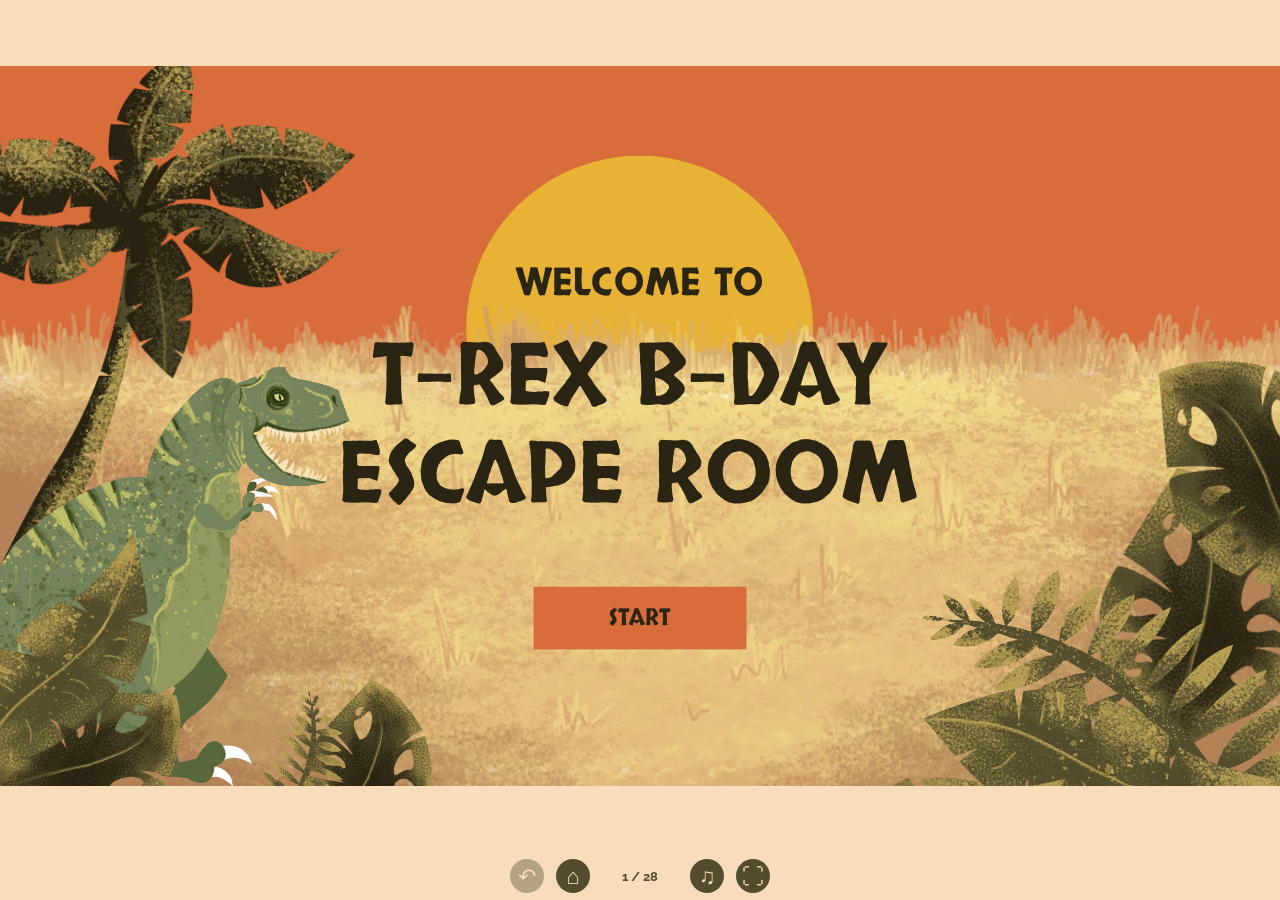
<file: index.html>
<!doctype html><html lang="nl"><head><meta charset="utf-8"><meta name="viewport" content="width=device-width,initial-scale=1"><title>T-rex B-day Escape Room</title><meta name="description" content="Piertje bij CERN: een tijdloze verjaardagsmissie en interactieve dinosaurus-escape-room."><link rel="stylesheet" href="fonts.css"><link rel="stylesheet" href="style.css?v=20261012-direct-keyboard"></head><body><main id="viewport" aria-label="Verjaardagsescape-room"><div id="stage"></div></main><nav id="controls" aria-label="Bediening"><button id="back" aria-label="Vorige pagina">↶</button><button id="home" aria-label="Terug naar start">⌂</button><span id="page" aria-live="polite"></span><button id="mute" aria-label="Geluid uitzetten">♫</button><button id="full" aria-label="Volledig scherm">⛶</button></nav><div id="overlay" hidden role="dialog" aria-modal="true" aria-label="Informatie"><button id="close" aria-label="Sluiten">×</button><div id="popup"></div></div><script src="data.js?v=20261012-direct-keyboard"></script><script src="widgets.js?v=20261012-direct-keyboard"></script><script src="app.js?v=20261012-direct-keyboard"></script></body></html>
</file>
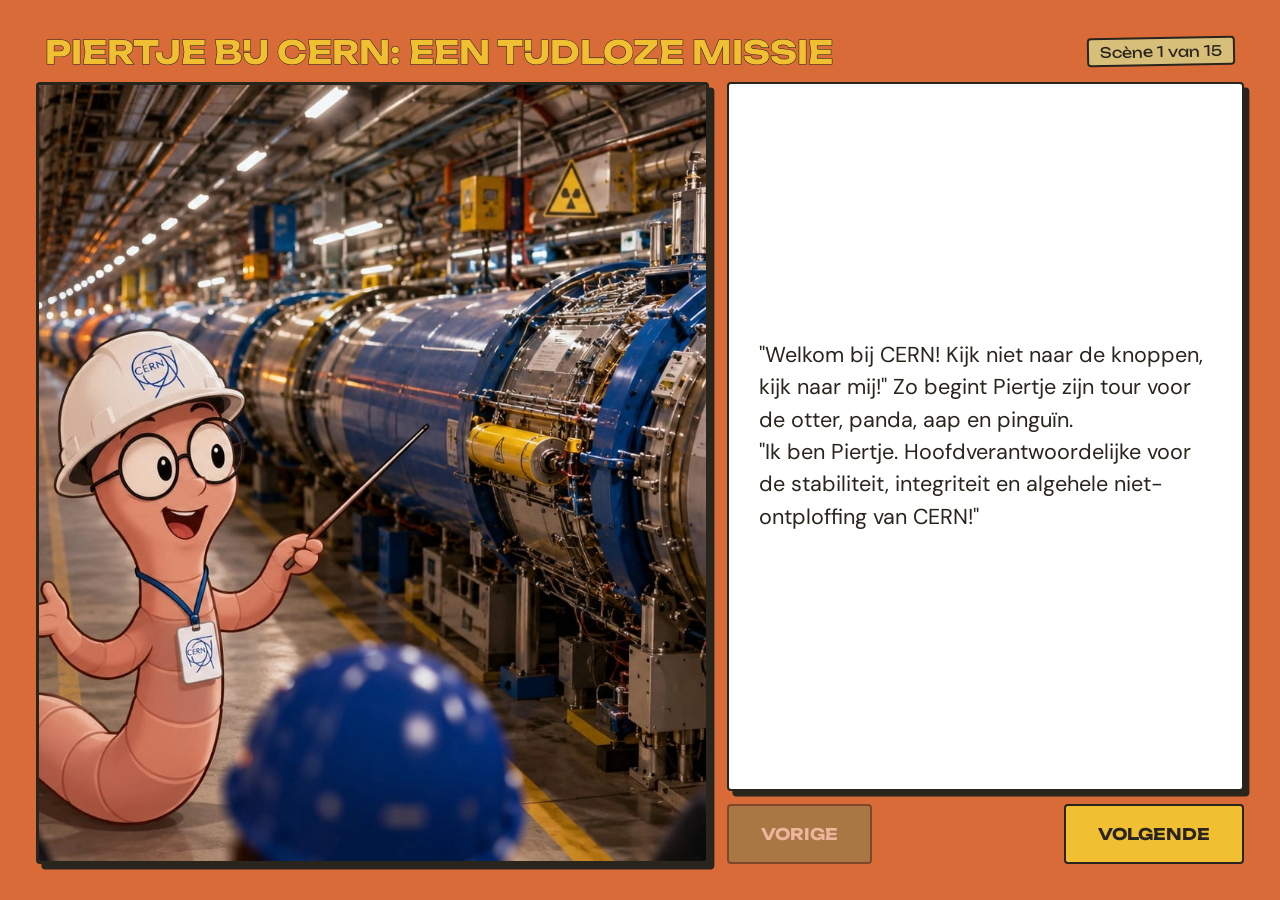
<file: widgets/4e1892bb-8c8f-4c8e-bd92-611ada0f5f49.html>
<!DOCTYPE html>
<html lang="nl">
<head><base href="../"><link rel="stylesheet" href="fonts.css"><script>window.WIDGET_ID="4e1892bb-8c8f-4c8e-bd92-611ada0f5f49"</script><script src="data.js"></script><script src="widget-bridge.js"></script>
  <meta charset="UTF-8">
  
  <style>
    :root {
      --u: min(1vw, 1vh);
      --bg: #D96B39;
      --panel: #D8BF79;
      --text: #29251D;
      --highlight: #F0BF32;
      --hotspot: #F3D99A;
      --font-title: var(--font-family-titleFont, 'Unbounded', sans-serif);
      --font-body: var(--font-family-bodyFont, 'DM Sans', sans-serif);
    }

    * {
      box-sizing: border-box;
      -webkit-tap-highlight-color: transparent;
    }

    html, body {
      margin: 0;
      padding: 0;
      height: 100vh;
      width: 100vw;
      overflow: hidden;
      background-color: var(--bg);
      color: var(--text);
      font-family: var(--font-body);
    }

    body {
      display: flex;
      flex-direction: column;
      align-items: center;
      justify-content: center;
      padding: clamp(10px, 4vh, 40px);
    }

    .comic-container {
      width: 100%;
      height: 100%;
      display: flex;
      flex-direction: column;
      gap: calc(1.5 * var(--u));
      position: relative;
      max-width: 1400px;
    }

    header {
      display: flex;
      justify-content: space-between;
      align-items: center;
      padding: 0 calc(1 * var(--u));
      flex-shrink: 0;
      min-width: 0;
    }

    .comic-title {
      font-family: var(--font-title);
      font-weight: 900;
      font-size: clamp(1rem, 3.5vw, 2rem);
      margin: 0;
      text-transform: uppercase;
      line-height: 1;
      color: var(--highlight);
      -webkit-text-stroke: calc(0.12 * var(--u)) var(--text);
      paint-order: stroke fill;
      flex: 1;
      min-width: 0;
      overflow-wrap: break-word;
      padding-right: 1rem;
    }

    .scene-counter {
      font-family: var(--font-title);
      font-size: clamp(10px, 1.5vw, 0.9rem);
      background: var(--panel);
      padding: calc(0.4 * var(--u)) calc(1.2 * var(--u));
      border: calc(0.3 * var(--u)) solid var(--text);
      border-radius: 4px;
      transform: rotate(-1deg);
      white-space: nowrap;
      flex-shrink: 0;
    }

    .main-area {
      flex: 1;
      display: grid;
      grid-template-columns: 1.3fr 1fr;
      gap: calc(2 * var(--u));
      min-height: 0;
    }

    .illustration-wrapper {
      position: relative;
      background: var(--panel);
      border: calc(0.4 * var(--u)) solid var(--text);
      box-shadow: calc(0.6 * var(--u)) calc(0.6 * var(--u)) 0 var(--text);
      overflow: hidden;
      display: flex;
      align-items: center;
      justify-content: center;
      border-radius: 4px;
    }

    .illustration-wrapper::after {
      content: "";
      position: absolute;
      top: 0; left: 0; right: 0; bottom: 0;
      background-image: none;
      opacity: 0.15;
      pointer-events: none;
      z-index: 2;
    }

    .scene-img {
      width: 100%;
      height: 100%;
      object-fit: cover;
      display: block;
    }

    .narrative-container {
      display: flex;
      flex-direction: column;
      gap: calc(1.5 * var(--u));
      min-height: 0;
    }

    .narrative-panel {
      background: #FFF;
      border: calc(0.3 * var(--u)) solid var(--text);
      padding: clamp(15px, 2.5vw, 30px);
      position: relative;
      flex: 1;
      display: flex;
      flex-direction: column;
      justify-content: center;
      overflow-y: auto;
      box-shadow: calc(0.6 * var(--u)) calc(0.6 * var(--u)) 0 var(--text);
      border-radius: 4px;
    }

    .narrative-text {
      font-size: clamp(1rem, 2.2vw, 1.35rem);
      line-height: 1.5;
      margin: 0;
      overflow-wrap: break-word;
      font-weight: 500;
    }

    .controls {
      display: flex;
      justify-content: space-between;
      gap: calc(1 * var(--u));
      flex-shrink: 0;
    }

    button {
      font-family: var(--font-title);
      font-weight: bold;
      padding: clamp(10px, 1.5vw, 18px) clamp(15px, 2.5vw, 40px);
      border: calc(0.3 * var(--u)) solid var(--text);
      cursor: pointer;
      font-size: clamp(12px, 1.5vw, 1rem);
      transition: all 0.2s ease;
      min-height: 44px;
      text-transform: uppercase;
      display: flex;
      align-items: center;
      justify-content: center;
      border-radius: 4px;
    }

    .btn-prev {
      background: #7a8450;
      color: white;
    }

    .btn-next {
      background: var(--highlight);
      color: var(--text);
    }

    button:hover:not(:disabled) {
      transform: translateY(-4px);
      box-shadow: 0 4px 0 var(--text);
    }

    button:active:not(:disabled) {
      transform: translateY(0);
      box-shadow: 0 0 0 var(--text);
    }

    button:disabled {
      opacity: 0.5;
      cursor: not-allowed;
    }

    .completion-screen {
      position: absolute;
      inset: 0;
      background: var(--bg);
      display: none;
      flex-direction: column;
      align-items: center;
      justify-content: center;
      text-align: center;
      z-index: 100;
      padding: clamp(20px, 5vw, 60px);
    }

    .completion-screen h2 {
      font-family: var(--font-title);
      font-size: clamp(1.5rem, 5vw, 3.5rem);
      margin-bottom: calc(2 * var(--u));
      color: var(--highlight);
      -webkit-text-stroke: calc(0.15 * var(--u)) var(--text);
      paint-order: stroke fill;
      line-height: 1.1;
      text-transform: uppercase;
    }

    .completion-msg {
      font-size: clamp(1rem, 2.2vw, 1.4rem);
      margin-bottom: calc(4 * var(--u));
      max-width: 800px;
      line-height: 1.4;
      overflow-wrap: break-word;
      font-weight: 500;
    }

    @media (max-aspect-ratio: 11/10) {
      .main-area {
        grid-template-columns: 1fr;
        grid-template-rows: 1.1fr 1fr;
      }
      .illustration-wrapper {
        height: 100%;
      }
    }

    .narrative-panel::-webkit-scrollbar {
      width: calc(0.8 * var(--u));
      min-width: 6px;
    }
    .narrative-panel::-webkit-scrollbar-track {
      background: transparent;
    }
    .narrative-panel::-webkit-scrollbar-thumb {
      background: var(--text);
      border-radius: 10px;
    }
  </style>
</head>
<body data-component-width="1100px" data-component-height="640px">
  <div class="comic-container" id="app">
    <header>
      <h1 class="comic-title" id="comicTitle">Piertje bij CERN</h1>
      <div class="scene-counter" id="counter"></div>
    </header>

    <div class="main-area" id="comicBoard">
      <div class="illustration-wrapper">
        <img src="" alt="" class="scene-img" id="sceneImg">
      </div>

      <div class="narrative-container">
        <div class="narrative-panel">
          <p class="narrative-text" id="narrativeText"></p>
        </div>
        <div class="controls">
          <button class="btn-prev" id="btnPrev"></button>
          <button class="btn-next" id="btnNext"></button>
        </div>
      </div>
    </div>

    <div class="completion-screen" id="endScreen">
      <h2 id="endTitle">Einde van de Tour</h2>
      <p class="completion-msg" id="endMsg"></p>
      <div data-genially-retry>
          <button id="btnRestart" class="btn-next"></button>
      </div>
    </div>
  </div>

  <script>
    (async () => {
      const initialConfig = await genially.connect();
      let state = {
        currentSceneIndex: 0,
        completed: false
      };

      const els = {
        app: document.getElementById('app'),
        title: document.getElementById('comicTitle'),
        counter: document.getElementById('counter'),
        img: document.getElementById('sceneImg'),
        narrative: document.getElementById('narrativeText'),
        prev: document.getElementById('btnPrev'),
        next: document.getElementById('btnNext'),
        endScreen: document.getElementById('endScreen'),
        endMsg: document.getElementById('endMsg'),
        restart: document.getElementById('btnRestart'),
        endTitle: document.getElementById('endTitle')
      };

      function render(config) {
        if (!config || !config.scenes || config.scenes.length === 0) return;
        
        const root = document.documentElement;
        root.style.setProperty('--bg', config.bgColor || '#D96B39');
        root.style.setProperty('--panel', config.panelColor || '#D8BF79');
        root.style.setProperty('--text', config.textColor || '#29251D');
        root.style.setProperty('--highlight', config.highlightColor || '#F0BF32');
        root.style.setProperty('--hotspot', config.paleHighlightColor || '#F3D99A');

        const scene = config.scenes[state.currentSceneIndex];
        if (!scene) return;

        els.title.innerText = config.comicTitle || 'Piertje bij CERN';
        
        const counterFormat = config.sceneCounterFormat || 'Scène {current} van {total}';
        els.counter.innerText = counterFormat
          .replace('{current}', state.currentSceneIndex + 1)
          .replace('{total}', config.scenes.length);

        els.img.src = scene.sceneImage?.source || '';
        els.img.alt = scene.title || 'Strip scene';
        els.narrative.innerText = scene.narrativeText || '';

        els.prev.innerText = config.prevButtonLabel || 'Vorige';
        els.next.innerText = config.nextButtonLabel || 'Volgende';
        
        els.prev.disabled = state.currentSceneIndex === 0;

        if (state.completed) {
          els.endScreen.style.display = 'flex';
          els.endMsg.innerText = config.completionMessage || '';
          els.restart.innerText = config.restartButtonLabel || 'Opnieuw';
          els.endTitle.innerText = config.comicTitle || 'Einde van de Tour';
        } else {
          els.endScreen.style.display = 'none';
        }
      }

      function nextScene() {
        const config = genially.config;
        if (state.currentSceneIndex < config.scenes.length - 1) {
          state.currentSceneIndex++;
          genially.setState({ index: state.currentSceneIndex, completed: false });
          render(config);
        } else {
          completeComic();
        }
      }

      function prevScene() {
        if (state.currentSceneIndex > 0) {
          state.currentSceneIndex--;
          genially.setState({ index: state.currentSceneIndex, completed: false });
          render(genially.config);
        }
      }

      function completeComic() {
        // Continue to the configured page without showing a restart overlay.
        if (genially.config.onCompletedAction) {
          genially.setState({ index: 0, completed: false });
          genially.runAction(genially.config.onCompletedAction);
          return;
        }
      }

      function restart() {
        state.currentSceneIndex = 0;
        state.completed = false;
        genially.setState({ index: 0, completed: false });
        render(genially.config);
      }

      els.next.addEventListener('click', nextScene);
      els.prev.addEventListener('click', prevScene);
      els.restart.addEventListener('click', restart);

      genially.on("config", (newConfig) => {
        render(newConfig);
      });

      render(initialConfig);

      // Persistence restoration
      genially.getState().then((saved) => {
        if (saved && typeof saved.index === 'number') {
          // If already completed in tracking, trackingState wins later
          state.currentSceneIndex = saved.index;
          state.completed = !!saved.completed;
          render(genially.config);
        }
      });

      // Tracking state handling (even if not scoreable, we follow standard)
      genially.onTrackingState((s) => {
        // Since isScoreable is false, we don't lock interaction based on canAnswer
        // but we can use previousAnswer if it exists.
        if (s && s.previousAnswer) {
            // Note: Since this is sequential exploration, previousAnswer implies they finished.
            // We only show completion if state says so, to allow re-browsing.
        }
      });

    })();
  </script>
</body>
</html>
</file>
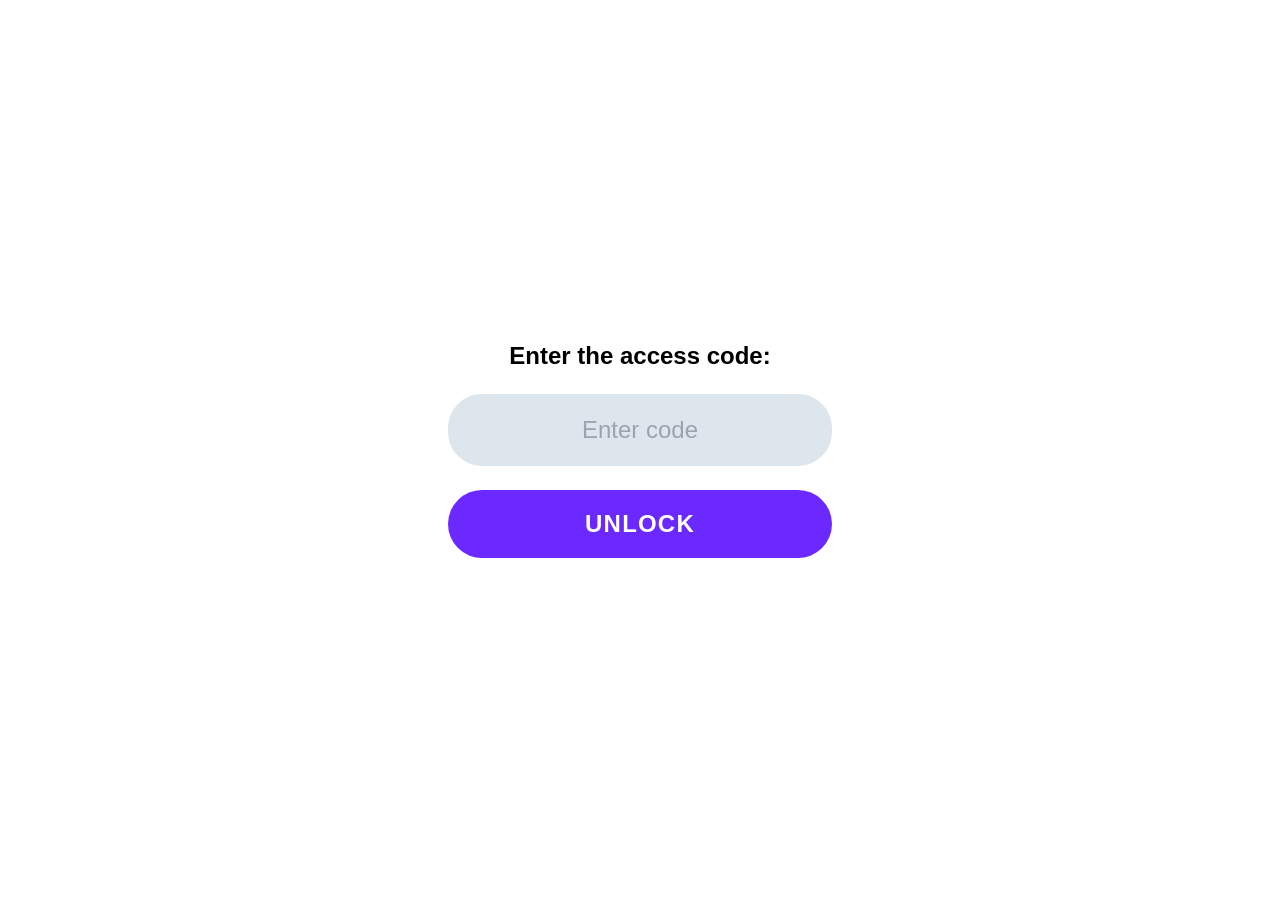
<file: widgets/5690728e-cb65-496c-a498-75df5b9e2ca1.html>
<!doctype html>
<html lang="en">
  <head><base href="../"><link rel="stylesheet" href="fonts.css"><script>window.WIDGET_ID="5690728e-cb65-496c-a498-75df5b9e2ca1"</script><script src="data.js"></script><script src="widget-bridge.js"></script>
    <meta charset="UTF-8" />
    <meta name="viewport" content="width=device-width, initial-scale=1.0" />
    
    <style>
      :root {
        --font-family-fontFamily: "Source Sans Pro", sans-serif;
      }

      /* Custom styles for responsiveness and animations */
      body {
        margin: 0;
        padding: 0;
        min-height: 100vh;
        /* Fills iframe height */
        display: flex;
        flex-direction: column;
        box-sizing: border-box;
        font-family: var(--font-family-fontFamily);
        overflow: hidden;
        /* Prevent global scrollbars from animations or content overflow */
      }

      #app {
        flex: 1;
        /* Fills remaining space */
        display: flex;
        align-items: center;
        justify-content: center;
      }

      /* Hide scrollbars for the main body */
      body::-webkit-scrollbar {
        display: none;
      }

      body {
        -ms-overflow-style: none;
        /* IE and Edge */
        scrollbar-width: none;
        /* Firefox */
      }

      /* Shake animation for incorrect input */
      .shake-animation {
        animation: shake 0.5s ease-in-out;
      }

      @keyframes shake {
        0%,
        100% {
          transform: translateX(0);
        }

        20%,
        60% {
          transform: translateX(-8px);
        }

        40%,
        80% {
          transform: translateX(8px);
        }
      }

      /* Custom Tailwind focus ring color using CSS variables */
      .focus\:ring-current:focus {
        outline: 2px solid var(--dynamic-ring-color);
        outline-offset: 2px;
      }
    </style>
    <style>
      *,
      ::backdrop,
      :after,
      :before {
        --tw-border-spacing-x: 0;
        --tw-border-spacing-y: 0;
        --tw-translate-x: 0;
        --tw-translate-y: 0;
        --tw-rotate: 0;
        --tw-skew-x: 0;
        --tw-skew-y: 0;
        --tw-scale-x: 1;
        --tw-scale-y: 1;
        --tw-pan-x: ;
        --tw-pan-y: ;
        --tw-pinch-zoom: ;
        --tw-scroll-snap-strictness: proximity;
        --tw-gradient-from-position: ;
        --tw-gradient-via-position: ;
        --tw-gradient-to-position: ;
        --tw-ordinal: ;
        --tw-slashed-zero: ;
        --tw-numeric-figure: ;
        --tw-numeric-spacing: ;
        --tw-numeric-fraction: ;
        --tw-ring-inset: ;
        --tw-ring-offset-width: 0px;
        --tw-ring-offset-color: #fff;
        --tw-ring-color: #3b82f680;
        --tw-ring-offset-shadow: 0 0 #0000;
        --tw-ring-shadow: 0 0 #0000;
        --tw-shadow: 0 0 #0000;
        --tw-shadow-colored: 0 0 #0000;
        --tw-blur: ;
        --tw-brightness: ;
        --tw-contrast: ;
        --tw-grayscale: ;
        --tw-hue-rotate: ;
        --tw-invert: ;
        --tw-saturate: ;
        --tw-sepia: ;
        --tw-drop-shadow: ;
        --tw-backdrop-blur: ;
        --tw-backdrop-brightness: ;
        --tw-backdrop-contrast: ;
        --tw-backdrop-grayscale: ;
        --tw-backdrop-hue-rotate: ;
        --tw-backdrop-invert: ;
        --tw-backdrop-opacity: ;
        --tw-backdrop-saturate: ;
        --tw-backdrop-sepia: ;
        --tw-contain-size: ;
        --tw-contain-layout: ;
        --tw-contain-paint: ;
        --tw-contain-style: ;
      }

      /*! tailwindcss v3.4.18 | MIT License | https://tailwindcss.com*/
      *,
      :after,
      :before {
        box-sizing: border-box;
        border: 0 solid #e5e7eb;
      }

      :after,
      :before {
        --tw-content: "";
      }

      :host,
      html {
        line-height: 1.5;
        -webkit-text-size-adjust: 100%;
        -moz-tab-size: 4;
        -o-tab-size: 4;
        tab-size: 4;
        font-family:
          ui-sans-serif,
          system-ui,
          sans-serif,
          Apple Color Emoji,
          Segoe UI Emoji,
          Segoe UI Symbol,
          Noto Color Emoji;
        font-feature-settings: normal;
        font-variation-settings: normal;
        -webkit-tap-highlight-color: transparent;
      }

      body {
        margin: 0;
        line-height: inherit;
      }

      hr {
        height: 0;
        color: inherit;
        border-top-width: 1px;
      }

      abbr:where([title]) {
        -webkit-text-decoration: underline dotted;
        text-decoration: underline dotted;
      }

      h1,
      h2,
      h3,
      h4,
      h5,
      h6 {
        font-size: inherit;
        font-weight: inherit;
      }

      a {
        color: inherit;
        text-decoration: inherit;
      }

      b,
      strong {
        font-weight: bolder;
      }

      code,
      kbd,
      pre,
      samp {
        font-family:
          ui-monospace,
          SFMono-Regular,
          Menlo,
          Monaco,
          Consolas,
          Liberation Mono,
          Courier New,
          monospace;
        font-feature-settings: normal;
        font-variation-settings: normal;
        font-size: 1em;
      }

      small {
        font-size: 80%;
      }

      sub,
      sup {
        font-size: 75%;
        line-height: 0;
        position: relative;
        vertical-align: initial;
      }

      sub {
        bottom: -0.25em;
      }

      sup {
        top: -0.5em;
      }

      table {
        text-indent: 0;
        border-color: inherit;
        border-collapse: collapse;
      }

      button,
      input,
      optgroup,
      select,
      textarea {
        font-family: inherit;
        font-feature-settings: inherit;
        font-variation-settings: inherit;
        font-size: 100%;
        font-weight: inherit;
        line-height: inherit;
        letter-spacing: inherit;
        color: inherit;
        margin: 0;
        padding: 0;
      }

      button,
      select {
        text-transform: none;
      }

      button,
      input:where([type="button"]),
      input:where([type="reset"]),
      input:where([type="submit"]) {
        -webkit-appearance: button;
        background-color: initial;
        background-image: none;
      }

      :-moz-focusring {
        outline: auto;
      }

      :-moz-ui-invalid {
        box-shadow: none;
      }

      progress {
        vertical-align: initial;
      }

      ::-webkit-inner-spin-button,
      ::-webkit-outer-spin-button {
        height: auto;
      }

      [type="search"] {
        -webkit-appearance: textfield;
        outline-offset: -2px;
      }

      ::-webkit-search-decoration {
        -webkit-appearance: none;
      }

      ::-webkit-file-upload-button {
        -webkit-appearance: button;
        font: inherit;
      }

      summary {
        display: list-item;
      }

      blockquote,
      dd,
      dl,
      figure,
      h1,
      h2,
      h3,
      h4,
      h5,
      h6,
      hr,
      p,
      pre {
        margin: 0;
      }

      fieldset {
        margin: 0;
      }

      fieldset,
      legend {
        padding: 0;
      }

      menu,
      ol,
      ul {
        list-style: none;
        margin: 0;
        padding: 0;
      }

      dialog {
        padding: 0;
      }

      textarea {
        resize: vertical;
      }

      input::-moz-placeholder,
      textarea::-moz-placeholder {
        opacity: 1;
        color: #9ca3af;
      }

      input::placeholder,
      textarea::placeholder {
        opacity: 1;
        color: #9ca3af;
      }

      [role="button"],
      button {
        cursor: pointer;
      }

      :disabled {
        cursor: default;
      }

      audio,
      canvas,
      embed,
      iframe,
      img,
      object,
      svg,
      video {
        display: block;
        vertical-align: middle;
      }

      img,
      video {
        max-width: 100%;
        height: auto;
      }

      [hidden]:where(:not([hidden="until-found"])) {
        display: none;
      }

      .static {
        position: static;
      }

      .relative {
        position: relative;
      }

      .flex {
        display: flex;
      }

      .hidden {
        display: none;
      }

      .h-full {
        height: 100%;
      }

      .w-full {
        width: 100%;
      }

      .max-w-sm {
        max-width: 24rem;
      }

      .transform {
        transform: translate(var(--tw-translate-x), var(--tw-translate-y))
          rotate(var(--tw-rotate)) skewX(var(--tw-skew-x)) skewY(var(--tw-skew-y))
          scaleX(var(--tw-scale-x)) scaleY(var(--tw-scale-y));
      }

      .flex-col {
        flex-direction: column;
      }

      .items-center {
        align-items: center;
      }

      .justify-center {
        justify-content: center;
      }

      .space-y-6 > :not([hidden]) ~ :not([hidden]) {
        --tw-space-y-reverse: 0;
        margin-top: calc(1.5rem * (1 - var(--tw-space-y-reverse)));
        margin-bottom: calc(1.5rem * var(--tw-space-y-reverse));
      }

      .rounded-lg {
        border-radius: 0.5rem;
      }

      .border-2 {
        border-width: 2px;
      }

      .p-4 {
        padding: 1rem;
      }

      .p-8 {
        padding: 2rem;
      }

      .text-center {
        text-align: center;
      }

      .text-lg {
        font-size: 1.125rem;
        line-height: 1.75rem;
      }

      .font-bold {
        font-weight: 700;
      }

      .font-semibold {
        font-weight: 600;
      }

      .uppercase {
        text-transform: uppercase;
      }

      .tracking-wider {
        letter-spacing: 0.05em;
      }

      .text-white {
        --tw-text-opacity: 1;
        color: rgb(255 255 255 / var(--tw-text-opacity, 1));
      }

      .outline {
        outline-style: solid;
      }

      .ring {
        --tw-ring-offset-shadow: var(--tw-ring-inset) 0 0 0 var(--tw-ring-offset-width)
          var(--tw-ring-offset-color);
        --tw-ring-shadow: var(--tw-ring-inset) 0 0 0
          calc(3px + var(--tw-ring-offset-width)) var(--tw-ring-color);
        box-shadow:
          var(--tw-ring-offset-shadow), var(--tw-ring-shadow), var(--tw-shadow, 0 0 #0000);
      }

      .transition-all {
        transition-property: all;
        transition-timing-function: cubic-bezier(0.4, 0, 0.2, 1);
        transition-duration: 0.15s;
      }

      .duration-300 {
        transition-duration: 0.3s;
      }

      .ease-in-out {
        transition-timing-function: cubic-bezier(0.4, 0, 0.2, 1);
      }

      .hover\:scale-105:hover {
        --tw-scale-x: 1.05;
        --tw-scale-y: 1.05;
        transform: translate(var(--tw-translate-x), var(--tw-translate-y))
          rotate(var(--tw-rotate)) skewX(var(--tw-skew-x)) skewY(var(--tw-skew-y))
          scaleX(var(--tw-scale-x)) scaleY(var(--tw-scale-y));
      }

      .focus\:outline-none:focus {
        outline: 2px solid #0000;
        outline-offset: 2px;
      }

      .focus\:ring-current:focus {
        --tw-ring-color: currentColor;
      }

      .active\:scale-95:active {
        --tw-scale-x: 0.95;
        --tw-scale-y: 0.95;
        transform: translate(var(--tw-translate-x), var(--tw-translate-y))
          rotate(var(--tw-rotate)) skewX(var(--tw-skew-x)) skewY(var(--tw-skew-y))
          scaleX(var(--tw-scale-x)) scaleY(var(--tw-scale-y));
      }
    </style>
  </head>

  <body>
    <div
      id="app"
      class="relative w-full h-full flex flex-col items-center justify-center space-y-6 w-full p-8 transition-all duration-300 ease-in-out"
    >
      <p id="prompt-message" class="text-center font-semibold text-lg"></p>
      <input
        type="text"
        id="access-code-input"
        class="max-w-sm w-full p-4 rounded-lg border-2 focus:outline-none focus:ring-current transition-all duration-300 ease-in-out text-center"
        aria-label="Access Code Input"
      />
      <button
        type="button"
        id="unlock-button"
        class="max-w-sm w-full p-4 rounded-lg font-bold text-white uppercase tracking-wider transition-all duration-300 ease-in-out transform hover:scale-105 active:scale-95 focus:outline-none focus:ring-current"
        aria-label="Unlock Content"
      ></button>
    </div>

    <script>
      function render(config) {
        const app = document.getElementById('app');
        const promptMessageElem = document.getElementById('prompt-message');
        const accessCodeInput = document.getElementById('access-code-input');
        const unlockButton = document.getElementById('unlock-button');

        // Apply configurable styles
        app.style.backgroundColor = config.widgetBackgroundColor || '#00000000';

        promptMessageElem.textContent = config.promptMessage || 'Enter the access code:';
        promptMessageElem.style.color = config.textColor || '#000000';
        promptMessageElem.style.fontSize = config.fontSize || '1.5rem';
        promptMessageElem.style.fontFamily =
          (config.fontFamily?.name || config.fontFamily) || 'Source Sans Pro, sans-serif';

        accessCodeInput.style.backgroundColor = config.inputBackgroundColor || '#dde6ec';
        accessCodeInput.style.color = config.textColor || '#000000';
        accessCodeInput.style.borderRadius = config.inputBorderRadius || '8px';
        accessCodeInput.style.fontFamily =
          (config.fontFamily?.name || config.fontFamily) || 'Source Sans Pro, sans-serif';
        accessCodeInput.style.fontSize = config.fontSize || '1.2rem';
        accessCodeInput.placeholder = config.inputPlaceholder || 'Enter code'; // Use new config for placeholder
        accessCodeInput.style.borderColor = config.inputBackgroundColor;
        accessCodeInput.style.setProperty(
          '--dynamic-ring-color',
          config.buttonBackgroundColor || '#6c29ff',
        );

        unlockButton.textContent = config.buttonLabel || 'Unlock';
        unlockButton.style.backgroundColor = config.buttonBackgroundColor || '#6c29ff';
        unlockButton.style.color = config.buttonTextColor || '#ffffff';
        unlockButton.style.borderRadius = config.buttonBorderRadius || '8px';
        unlockButton.style.fontFamily =
          (config.fontFamily?.name || config.fontFamily) || 'Source Sans Pro, sans-serif';
        unlockButton.style.fontSize = config.fontSize || '1.2rem';
        unlockButton.style.setProperty(
          '--dynamic-ring-color',
          config.buttonBackgroundColor || '#6c29ff',
        );

        // Clear animations
        accessCodeInput.classList.remove('shake-animation');

        // Event listener for unlock button
        unlockButton.onclick = () => {
          const enteredCode = accessCodeInput.value.trim();
          const correctCode = config.correctAccessCode;

          // Reset elements for new animation cycle
          accessCodeInput.classList.remove('shake-animation');
          void accessCodeInput.offsetWidth; // Trigger reflow to restart animation

          if (enteredCode === correctCode) {
            accessCodeInput.value = ''; // Clear input on success
            if (config.onCorrectCodeAction) {
              genially.runAction(config.onCorrectCodeAction);
            }
          } else {
            // Add a shake animation for incorrect input
            accessCodeInput.classList.add('shake-animation');
            if (config.onIncorrectCodeAction) {
              genially.runAction(config.onIncorrectCodeAction);
            }
          }
        };
      }

      // Auto-executing function to connect to Genially
      (async () => {
        const initialConfig = await genially.connect();

        genially.on('config', newConfig => {
          render(newConfig);
        });

        render(initialConfig);
      })();
    </script>
  </body>
</html>
</file>
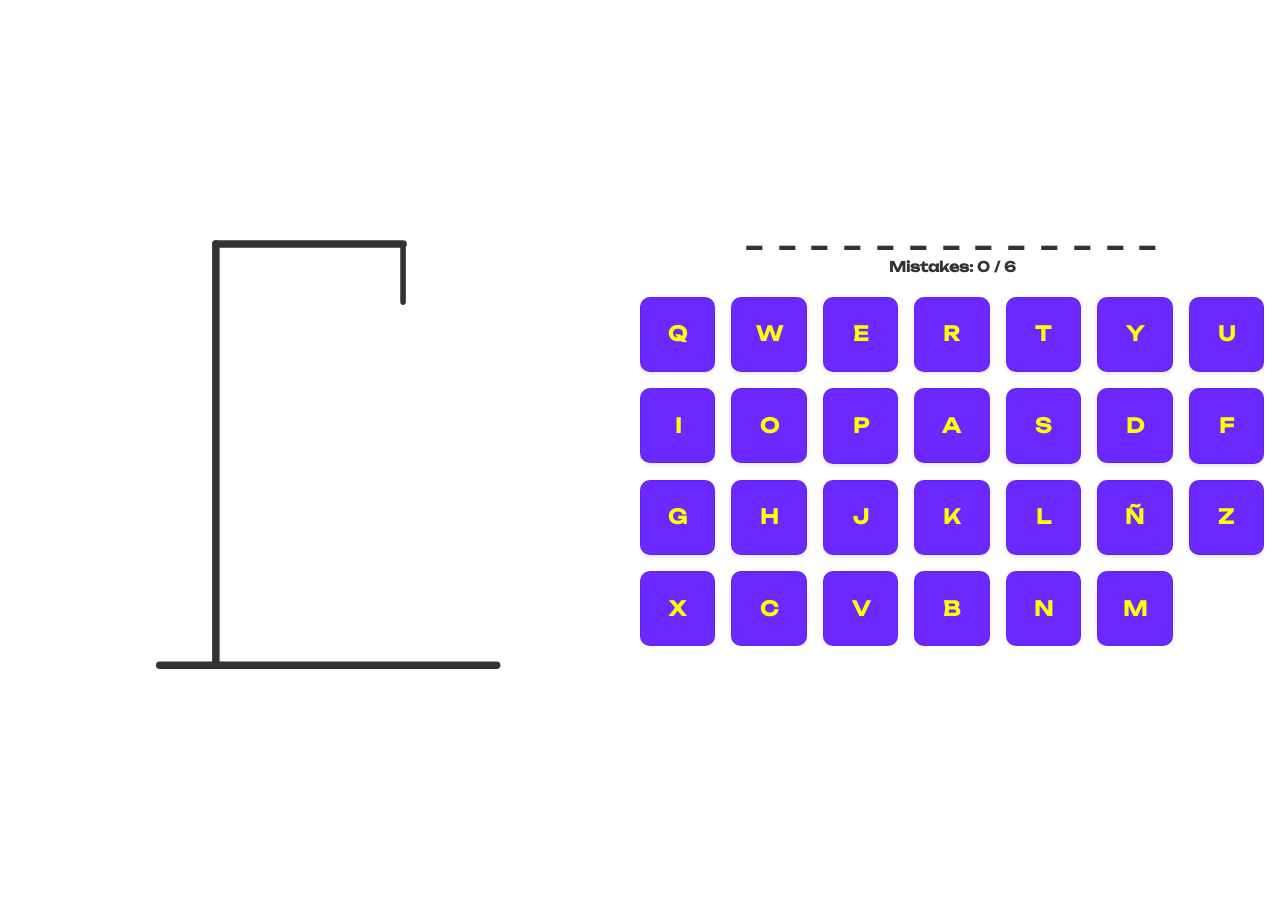
<file: widgets/665d44c1-8a96-4f83-bf7f-775dfd8ce286.html>
<!doctype html>
<html lang="en">
  <head><base href="../"><link rel="stylesheet" href="fonts.css"><script>window.WIDGET_ID="665d44c1-8a96-4f83-bf7f-775dfd8ce286"</script><script src="data.js"></script><script src="widget-bridge.js"></script>
    <meta charset="UTF-8" />
    <meta name="viewport" content="width=device-width, initial-scale=1.0" />
    
    <style>
      body {
        margin: 0;
        font-family: var(--font-family-fontFamily, "Arial", sans-serif);
        min-height: 100vh;
        box-sizing: border-box;
        overflow: hidden;
        display: flex;
        flex-direction: column;
        color: var(--text-color);
        transition: color 0.3s ease;
      }

      #hangman-app {
        flex: 1;
      }

      .keyboard-button {
        background-color: var(--keyboard-btn-bg);
        color: var(--keyboard-btn-text);
        display: flex;
        align-items: center;
        justify-content: center;
        font-weight: bold;
        font-size: 1.25rem;
        cursor: pointer;
        user-select: none;
        transition-property:
          color, background-color, border-color, text-decoration-color, fill, stroke;
        transition-duration: 200ms;
        transition-timing-function: ease-in-out;
        min-width: 40px;
        aspect-ratio: 1 / 1;
        border: 1px solid rgba(0, 0, 0, 0.1);
        box-shadow: 0 2px 4px rgba(0, 0, 0, 0.1);
        border-radius: var(--button-border-radius); /* Apply custom radius */
      }

      .keyboard-button:hover:not(.button-disabled):not(.button-correct):not(
          .button-incorrect
        ) {
        filter: brightness(0.9);
      }

      .keyboard-button.button-correct {
        background-color: var(--correct-guess-color);
        color: white;
        pointer-events: none;
        opacity: 0.7;
      }

      .keyboard-button.button-incorrect {
        background-color: var(--incorrect-guess-color);
        color: white;
        pointer-events: none;
        opacity: 0.7;
      }

      .keyboard-button.button-disabled {
        pointer-events: none;
        opacity: 0.4;
        cursor: not-allowed;
      }

      #word-display {
        font-size: 1.75rem;
        line-height: 1;
      }

      #mistake-counter {
        font-size: 0.875rem;
        font-weight: 600;
        display: block;
        margin-top: 6px;
      }

      #game-message {
        font-size: 0.875rem;
        font-weight: 700;
        margin-top: 0.25rem;
      }

      #content-wrapper {
        min-height: 0;
        overflow: hidden;
      }

      #hangman-drawing {
        display: block;
        width: auto;
        height: 100%;
        max-width: 100%;
        max-height: 100%;
      }

      #hangman-drawing.size-large  { max-width: 100%; }
      #hangman-drawing.size-medium { max-width: 60%;  }
      #hangman-drawing.size-small  { max-width: 35%;  }

      .hangman-part {
        opacity: 0;
        transition: opacity 0.35s ease;
      }

      .hangman-part.visible {
        opacity: 1;
      }

    </style>

    <!-- Automatically Generated Tailwind CSS -->
    <style>
      *,
      ::backdrop,
      :after,
      :before {
        --tw-border-spacing-x: 0;
        --tw-border-spacing-y: 0;
        --tw-translate-x: 0;
        --tw-translate-y: 0;
        --tw-rotate: 0;
        --tw-skew-x: 0;
        --tw-skew-y: 0;
        --tw-scale-x: 1;
        --tw-scale-y: 1;
        --tw-pan-x: ;
        --tw-pan-y: ;
        --tw-pinch-zoom: ;
        --tw-scroll-snap-strictness: proximity;
        --tw-gradient-from-position: ;
        --tw-gradient-via-position: ;
        --tw-gradient-to-position: ;
        --tw-ordinal: ;
        --tw-slashed-zero: ;
        --tw-numeric-figure: ;
        --tw-numeric-spacing: ;
        --tw-numeric-fraction: ;
        --tw-ring-inset: ;
        --tw-ring-offset-width: 0px;
        --tw-ring-offset-color: #fff;
        --tw-ring-color: #3b82f680;
        --tw-ring-offset-shadow: 0 0 #0000;
        --tw-ring-shadow: 0 0 #0000;
        --tw-shadow: 0 0 #0000;
        --tw-shadow-colored: 0 0 #0000;
        --tw-blur: ;
        --tw-brightness: ;
        --tw-contrast: ;
        --tw-grayscale: ;
        --tw-hue-rotate: ;
        --tw-invert: ;
        --tw-saturate: ;
        --tw-sepia: ;
        --tw-drop-shadow: ;
        --tw-backdrop-blur: ;
        --tw-backdrop-brightness: ;
        --tw-backdrop-contrast: ;
        --tw-backdrop-grayscale: ;
        --tw-backdrop-hue-rotate: ;
        --tw-backdrop-invert: ;
        --tw-backdrop-opacity: ;
        --tw-backdrop-saturate: ;
        --tw-backdrop-sepia: ;
        --tw-contain-size: ;
        --tw-contain-layout: ;
        --tw-contain-paint: ;
        --tw-contain-style: ;
      } /*! tailwindcss v3.4.18 | MIT License | https://tailwindcss.com*/
      *,
      :after,
      :before {
        box-sizing: border-box;
        border: 0 solid #e5e7eb;
      }
      :after,
      :before {
        --tw-content: "";
      }
      :host,
      html {
        line-height: 1.5;
        -webkit-text-size-adjust: 100%;
        -moz-tab-size: 4;
        -o-tab-size: 4;
        tab-size: 4;
        font-family:
          ui-sans-serif,
          system-ui,
          sans-serif,
          Apple Color Emoji,
          Segoe UI Emoji,
          Segoe UI Symbol,
          Noto Color Emoji;
        font-feature-settings: normal;
        font-variation-settings: normal;
        -webkit-tap-highlight-color: transparent;
      }
      body {
        margin: 0;
        line-height: inherit;
      }
      hr {
        height: 0;
        color: inherit;
        border-top-width: 1px;
      }
      abbr:where([title]) {
        -webkit-text-decoration: underline dotted;
        text-decoration: underline dotted;
      }
      h1,
      h2,
      h3,
      h4,
      h5,
      h6 {
        font-size: inherit;
        font-weight: inherit;
      }
      a {
        color: inherit;
        text-decoration: inherit;
      }
      b,
      strong {
        font-weight: bolder;
      }
      code,
      kbd,
      pre,
      samp {
        font-family:
          ui-monospace,
          SFMono-Regular,
          Menlo,
          Monaco,
          Consolas,
          Liberation Mono,
          Courier New,
          monospace;
        font-feature-settings: normal;
        font-variation-settings: normal;
        font-size: 1em;
      }
      small {
        font-size: 80%;
      }
      sub,
      sup {
        font-size: 75%;
        line-height: 0;
        position: relative;
        vertical-align: initial;
      }
      sub {
        bottom: -0.25em;
      }
      sup {
        top: -0.5em;
      }
      table {
        text-indent: 0;
        border-color: inherit;
        border-collapse: collapse;
      }
      button,
      input,
      optgroup,
      select,
      textarea {
        font-family: inherit;
        font-feature-settings: inherit;
        font-variation-settings: inherit;
        font-size: 100%;
        font-weight: inherit;
        line-height: inherit;
        letter-spacing: inherit;
        color: inherit;
        margin: 0;
        padding: 0;
      }
      button,
      select {
        text-transform: none;
      }
      button,
      input:where([type="button"]),
      input:where([type="reset"]),
      input:where([type="submit"]) {
        -webkit-appearance: button;
        background-color: initial;
        background-image: none;
      }
      :-moz-focusring {
        outline: auto;
      }
      :-moz-ui-invalid {
        box-shadow: none;
      }
      progress {
        vertical-align: initial;
      }
      ::-webkit-inner-spin-button,
      ::-webkit-outer-spin-button {
        height: auto;
      }
      [type="search"] {
        -webkit-appearance: textfield;
        outline-offset: -2px;
      }
      ::-webkit-search-decoration {
        -webkit-appearance: none;
      }
      ::-webkit-file-upload-button {
        -webkit-appearance: button;
        font: inherit;
      }
      summary {
        display: list-item;
      }
      blockquote,
      dd,
      dl,
      figure,
      h1,
      h2,
      h3,
      h4,
      h5,
      h6,
      hr,
      p,
      pre {
        margin: 0;
      }
      fieldset {
        margin: 0;
      }
      fieldset,
      legend {
        padding: 0;
      }
      menu,
      ol,
      ul {
        list-style: none;
        margin: 0;
        padding: 0;
      }
      dialog {
        padding: 0;
      }
      textarea {
        resize: vertical;
      }
      input::-moz-placeholder,
      textarea::-moz-placeholder {
        opacity: 1;
        color: #9ca3af;
      }
      input::placeholder,
      textarea::placeholder {
        opacity: 1;
        color: #9ca3af;
      }
      [role="button"],
      button {
        cursor: pointer;
      }
      :disabled {
        cursor: default;
      }
      audio,
      canvas,
      embed,
      iframe,
      img,
      object,
      svg,
      video {
        display: block;
        vertical-align: middle;
      }
      img,
      video {
        max-width: 100%;
        height: auto;
      }
      [hidden]:where(:not([hidden="until-found"])) {
        display: none;
      }
      .static {
        position: static;
      }
      .mx-1 {
        margin-left: 0.25rem;
        margin-right: 0.25rem;
      }
      .my-4 {
        margin-top: 1rem;
      }
      .mb-4,
      .my-4 {
        margin-bottom: 1rem;
      }
      .mt-2 {
        margin-top: 0.5rem;
      }
      .inline-block {
        display: inline-block;
      }
      .flex {
        display: flex;
      }
      .grid {
        display: grid;
      }
      .hidden {
        display: none;
      }
      .h-full {
        height: 100%;
      }
      .min-h-\[1em\] {
        min-height: 1em;
      }
      .w-full {
        width: 100%;
      }
      .max-w-full {
        max-width: 100%;
      }
      .flex-1 {
        flex: 1 1 0%;
      }
      .flex-initial {
        flex: 0 1 auto;
      }
      .select-none {
        -webkit-user-select: none;
        -moz-user-select: none;
        user-select: none;
      }
      .grid-cols-7 {
        grid-template-columns: repeat(7, minmax(0, 1fr));
      }
      .flex-row {
        flex-direction: row;
      }
      .flex-col {
        flex-direction: column;
      }
      .flex-wrap {
        flex-wrap: wrap;
      }
      .items-center {
        align-items: center;
      }
      .justify-center {
        justify-content: center;
      }
      .gap-2 {
        gap: 0.5rem;
      }
      .border {
        border-width: 1px;
      }
      .p-4 {
        padding: 1rem;
      }
      .pb-4 {
        padding-bottom: 1rem;
      }
      .text-center {
        text-align: center;
      }
      .font-bold {
        font-weight: 700;
      }
      .font-semibold {
        font-weight: 600;
      }
      .tracking-widest {
        letter-spacing: 0.1em;
      }
      .filter {
        filter: var(--tw-blur) var(--tw-brightness) var(--tw-contrast) var(--tw-grayscale)
          var(--tw-hue-rotate) var(--tw-invert) var(--tw-saturate) var(--tw-sepia)
          var(--tw-drop-shadow);
      }
      .transition {
        transition-property:
          color, background-color, border-color, text-decoration-color, fill, stroke,
          opacity, box-shadow, transform, filter, -webkit-backdrop-filter;
        transition-property:
          color, background-color, border-color, text-decoration-color, fill, stroke,
          opacity, box-shadow, transform, filter, backdrop-filter;
        transition-property:
          color, background-color, border-color, text-decoration-color, fill, stroke,
          opacity, box-shadow, transform, filter, backdrop-filter, -webkit-backdrop-filter;
        transition-timing-function: cubic-bezier(0.4, 0, 0.2, 1);
        transition-duration: 0.15s;
      }
      @media (min-width: 640px) {
        .sm\:my-6 {
          margin-top: 1.5rem;
          margin-bottom: 1.5rem;
        }
        .sm\:gap-3 {
          gap: 0.75rem;
        }
        .sm\:gap-4 {
          gap: 1rem;
        }
      }
      @media (min-width: 768px) {
        .md\:my-8 {
          margin-top: 2rem;
          margin-bottom: 2rem;
        }
        .md\:max-h-full {
          max-height: 100%;
        }
        .md\:w-1\/2 {
          width: 50%;
        }
        .md\:flex-row {
          flex-direction: row;
        }
        .md\:gap-4 {
          gap: 1rem;
        }
        .md\:overflow-y-auto {
          overflow-y: auto;
        }
      }
      @media (min-width: 1024px) {
        .lg\:my-10 {
          margin-top: 2.5rem;
          margin-bottom: 2.5rem;
        }
      }
    </style>
  </head>

  <body>
    <div
      id="hangman-app"
      class="flex flex-col h-full w-full p-4 items-center justify-center"
    >
      <div
        id="content-wrapper"
        class="flex-1 flex flex-col justify-center items-center w-full"
      >
        <!-- Hangman Drawing -->
        <svg id="hangman-drawing" viewBox="0 0 200 250" xmlns="http://www.w3.org/2000/svg">
          <!-- Gallows (always visible) -->
          <line x1="10" y1="240" x2="190" y2="240" stroke="currentColor" stroke-width="4" stroke-linecap="round"/>
          <line x1="40" y1="15"  x2="40"  y2="240" stroke="currentColor" stroke-width="4" stroke-linecap="round"/>
          <line x1="40" y1="15"  x2="140" y2="15"  stroke="currentColor" stroke-width="4" stroke-linecap="round"/>
          <line x1="140" y1="15" x2="140" y2="46"  stroke="currentColor" stroke-width="3" stroke-linecap="round"/>
          <!-- Body parts (revealed one by one on each mistake) -->
          <circle id="hm-head"      cx="140" cy="63"  r="17"                                              stroke="var(--hangman-color)" stroke-width="3" fill="none" class="hangman-part"/>
          <line   id="hm-body"      x1="140" y1="80"  x2="140" y2="142"                                  stroke="var(--hangman-color)" stroke-width="3" stroke-linecap="round" class="hangman-part"/>
          <line   id="hm-arm-l"     x1="140" y1="98"  x2="108" y2="120"                                  stroke="var(--hangman-color)" stroke-width="3" stroke-linecap="round" class="hangman-part"/>
          <line   id="hm-arm-r"     x1="140" y1="98"  x2="172" y2="120"                                  stroke="var(--hangman-color)" stroke-width="3" stroke-linecap="round" class="hangman-part"/>
          <line   id="hm-leg-l"     x1="140" y1="142" x2="112" y2="182"                                  stroke="var(--hangman-color)" stroke-width="3" stroke-linecap="round" class="hangman-part"/>
          <line   id="hm-leg-r"     x1="140" y1="142" x2="168" y2="182"                                  stroke="var(--hangman-color)" stroke-width="3" stroke-linecap="round" class="hangman-part"/>
          <line   id="hm-forearm-l" x1="108" y1="120" x2="94"  y2="140"                                  stroke="var(--hangman-color)" stroke-width="3" stroke-linecap="round" class="hangman-part"/>
          <line   id="hm-forearm-r" x1="172" y1="120" x2="186" y2="140"                                  stroke="var(--hangman-color)" stroke-width="3" stroke-linecap="round" class="hangman-part"/>
          <line   id="hm-foot-l"    x1="112" y1="182" x2="96"  y2="204"                                  stroke="var(--hangman-color)" stroke-width="3" stroke-linecap="round" class="hangman-part"/>
          <line   id="hm-foot-r"    x1="168" y1="182" x2="184" y2="204"                                  stroke="var(--hangman-color)" stroke-width="3" stroke-linecap="round" class="hangman-part"/>
        </svg>

      </div>

      <!-- Keyboard Area (also holds word display and status in horizontal mode) -->
      <div id="keyboard-wrapper" class="flex-initial w-full flex flex-col items-center pb-4">
        <!-- Word Display Area -->
        <div
          id="word-display"
          class="flex flex-wrap gap-2 justify-center font-bold tracking-widest my-3 text-center select-none min-h-[1em] w-full"
        >
          <!-- Letters will go here -->
        </div>

        <!-- Game Info / Status -->
        <div
          id="game-status"
          class="font-semibold mb-2 text-center select-none flex-initial"
        >
          <span id="mistake-counter"></span>
          <div id="game-message"></div>
        </div>

        <div
          id="keyboard"
          class="grid grid-cols-7 gap-2 sm:gap-3 md:gap-4 my-4 max-w-full w-full"
        >
          <!-- Buttons A-Z will go here -->
        </div>
      </div>
    </div>

    <script>
      const KEYBOARD_LAYOUTS = {
        standard: ['Q','W','E','R','T','Y','U','I','O','P','A','S','D','F','G','H','J','K','L','Z','X','C','V','B','N','M'],
        es:       ['Q','W','E','R','T','Y','U','I','O','P','A','S','D','F','G','H','J','K','L','Ñ','Z','X','C','V','B','N','M'],
        pt:       ['Q','W','E','R','T','Y','U','I','O','P','A','S','D','F','G','H','J','K','L','Ç','Z','X','C','V','B','N','M','Á','Â','Ã','À','É','Ê','Í','Ó','Ô','Õ','Ú'],
        de:       ['Q','W','E','R','T','Z','U','I','O','P','Ü','A','S','D','F','G','H','J','K','L','Ö','Ä','Y','X','C','V','B','N','M','ß'],
        fr:       ['A','Z','E','R','T','Y','U','I','O','P','Q','S','D','F','G','H','J','K','L','M','W','X','C','V','B','N','À','Â','Æ','Ç','É','È','Ê','Ë','Î','Ï','Ô','Œ','Ù','Û','Ü'],
        he:       ['ק','ר','א','ט','ו','ן','ם','פ','ש','ד','ג','כ','ע','י','ח','ל','ך','ף','ז','ס','ב','ה','נ','מ','צ','ת','ץ'],
      };

      function render(config) {
        const hangmanApp = document.getElementById('hangman-app');
        const wordDisplay = document.getElementById('word-display');
        const mistakeCounter = document.getElementById('mistake-counter');
        const keyboardDiv = document.getElementById('keyboard');
        const contentWrapper = document.getElementById('content-wrapper');
        const keyboardWrapper = document.getElementById('keyboard-wrapper');

        // Reset application state and content on re-render
        wordDisplay.innerHTML = '';
        keyboardDiv.innerHTML = '';
        hangmanApp.classList.remove('flex-row', 'md:flex-row'); // Clean up previous layout classes

        // Apply custom colors
        document.documentElement.style.setProperty('--text-color', config.textColor);
        document.documentElement.style.setProperty(
          '--keyboard-btn-bg',
          config.keyboardButtonBgColor,
        );
        document.documentElement.style.setProperty(
          '--keyboard-btn-text',
          config.keyboardButtonTextColor,
        );
        document.documentElement.style.setProperty(
          '--correct-guess-color',
          config.correctGuessColor,
        );
        document.documentElement.style.setProperty(
          '--incorrect-guess-color',
          config.incorrectGuessColor,
        );
        document.documentElement.style.setProperty(
          '--hangman-color',
          config.hangmanColor || '#333333',
        );

        const hangmanDrawing = document.getElementById('hangman-drawing');
        hangmanDrawing.classList.remove('size-large', 'size-medium', 'size-small');
        hangmanDrawing.classList.add('size-' + (config.hangmanSize || 'large'));

        // Apply font family and button border radius
        document.documentElement.style.setProperty(
          '--button-border-radius',
          config.buttonBorderRadius,
        );

        // Set layout orientation and keyboard position
        const position = config.keyboardPosition || 'bottom';
        contentWrapper.style.order = '';
        keyboardWrapper.style.order = '';

        if (config.layoutOrientation === 'horizontal') {
          hangmanApp.classList.add('flex-col', 'md:flex-row');
          contentWrapper.classList.add('md:w-1/2');
          contentWrapper.classList.remove('justify-end');
          contentWrapper.classList.add('justify-center');
          keyboardWrapper.classList.add('md:w-1/2', 'md:max-h-full');
          keyboardDiv.classList.add('md:max-h-full', 'md:overflow-y-auto');
          if (position === 'left') {
            keyboardWrapper.style.order = '1';
            contentWrapper.style.order = '2';
          }
        } else {
          hangmanApp.classList.add('flex-col');
          contentWrapper.classList.remove('md:w-1/2');
          contentWrapper.classList.remove('justify-center');
          contentWrapper.classList.add('justify-end');
          keyboardWrapper.classList.remove('md:w-1/2', 'md:max-h-full');
          keyboardDiv.classList.remove('md:max-h-full', 'md:overflow-y-auto');
          if (position === 'top') {
            keyboardWrapper.style.order = '1';
            contentWrapper.style.order = '2';
          }
        }

        // Game State
        let wordToGuess = '';
        let guessedLetters = new Set();
        let incorrectGuesses = 0;
        const maxMistakes = Number.parseInt(config.maxMistakes, 10) || 7;
        let gameWon = false;
        let gameLost = false;

        // --- Game Initialization ---
        function initializeGame() {
          const lang = config.keyboardLanguage || 'standard';
          const rawWord = (config.word || '').trim();
          const configuredWord = lang === 'he' ? rawWord : rawWord.toUpperCase();

          if (configuredWord.replace(/ /g, '').length === 0) {
            disableKeyboard();
            return;
          }

          wordToGuess = configuredWord;
          guessedLetters = new Set();
          incorrectGuesses = 0;
          gameWon = false;
          gameLost = false;
          updateUI();
        }

        // --- UI Update Function ---
        const HANGMAN_PARTS = ['hm-head','hm-body','hm-arm-l','hm-arm-r','hm-leg-l','hm-leg-r','hm-forearm-l','hm-forearm-r','hm-foot-l','hm-foot-r'];

        function updateUI() {
          // Update hangman drawing — proportional to maxMistakes so it's always
          // complete when the player loses, regardless of the configured attempts.
          const partsToShow = Math.round((incorrectGuesses / maxMistakes) * HANGMAN_PARTS.length);
          HANGMAN_PARTS.forEach((id, i) => {
            document.getElementById(id).classList.toggle('visible', i < partsToShow);
          });

          // Update word display
          wordDisplay.innerHTML = wordToGuess
            .split('')
            .map(letter => {
              if (letter === ' ') {
                return `<span class="inline-block mx-1">&nbsp;</span>`;
              }
              return `<span class="inline-block mx-1">${guessedLetters.has(letter) ? letter : config.letterPlaceholder || '_'}</span>`;
            })
            .join('');

          // Update mistake counter
          if (config.showMistakesCounter) {
            mistakeCounter.textContent = `${config.mistakesLabelPrefix || ''}${incorrectGuesses} / ${maxMistakes}${config.mistakesLabelSuffix || ''}`;
          } else {
            mistakeCounter.textContent = '';
          }

          // Update keyboard buttons
          const buttons = keyboardDiv.querySelectorAll('.keyboard-button');
          for (const button of buttons) {
            const letter = button.dataset.letter;
            if (guessedLetters.has(letter)) {
              if (wordToGuess.includes(letter)) {
                button.classList.add('button-correct');
              } else {
                button.classList.add('button-incorrect');
              }
            } else if (gameWon || gameLost) {
              button.classList.add('button-disabled');
            } else {
              button.classList.remove(
                'button-correct',
                'button-incorrect',
                'button-disabled',
              );
            }
          }

          // Check for win/lose conditions
          const currentWordDisplay = wordToGuess
            .split('')
            .map(letter => {
              if (letter === ' ') {
                return ' ';
              }
              return guessedLetters.has(letter) ? letter : '_';
            })
            .join('');
          if (currentWordDisplay === wordToGuess && !gameWon && !gameLost) {
            gameWon = true;
            disableKeyboard();
            if (config.winAction) {
              genially.runAction(config.winAction);
            }
          } else if (incorrectGuesses >= maxMistakes && !gameLost && !gameWon) {
            gameLost = true;
            disableKeyboard();
            if (config.loseAction) {
              genially.runAction(config.loseAction);
            }
          }
        }

        // --- Keyboard Handling ---
        function handleGuess(letter) {
          if (gameWon || gameLost || guessedLetters.has(letter)) {
            return;
          }

          guessedLetters.add(letter);

          if (!wordToGuess.includes(letter)) {
            incorrectGuesses++;
            if (config.mistakeActions) {
              genially.runAction(config.mistakeActions);
            }
          }
          updateUI();
        }

        function disableKeyboard() {
          const buttons = keyboardDiv.querySelectorAll('.keyboard-button');
          for (const button of buttons) {
            button.classList.add('button-disabled');
            button.style.pointerEvents = 'none'; // Ensure no clicks
          }
        }

        // --- Build Keyboard ---
        function buildKeyboard() {
          keyboardDiv.innerHTML = '';
          const lang = config.keyboardLanguage || 'standard';
          const letters = KEYBOARD_LAYOUTS[lang] || KEYBOARD_LAYOUTS.standard;
          for (const letter of letters) {
            const button = document.createElement('button');
            button.classList.add('keyboard-button');
            button.textContent = letter;
            button.dataset.letter = letter;
            button.addEventListener('click', () => handleGuess(letter));
            keyboardDiv.appendChild(button);
          }
        }

        // Initial setup
        buildKeyboard();
        initializeGame();
      }

      // Auto-executing function to connect and render
      (async () => {
        const initialConfig = await genially.connect();

        genially.on('config', newConfig => {
          render(newConfig);
        });

        render(initialConfig);
      })();
    </script>
  </body>
</html>
</file>
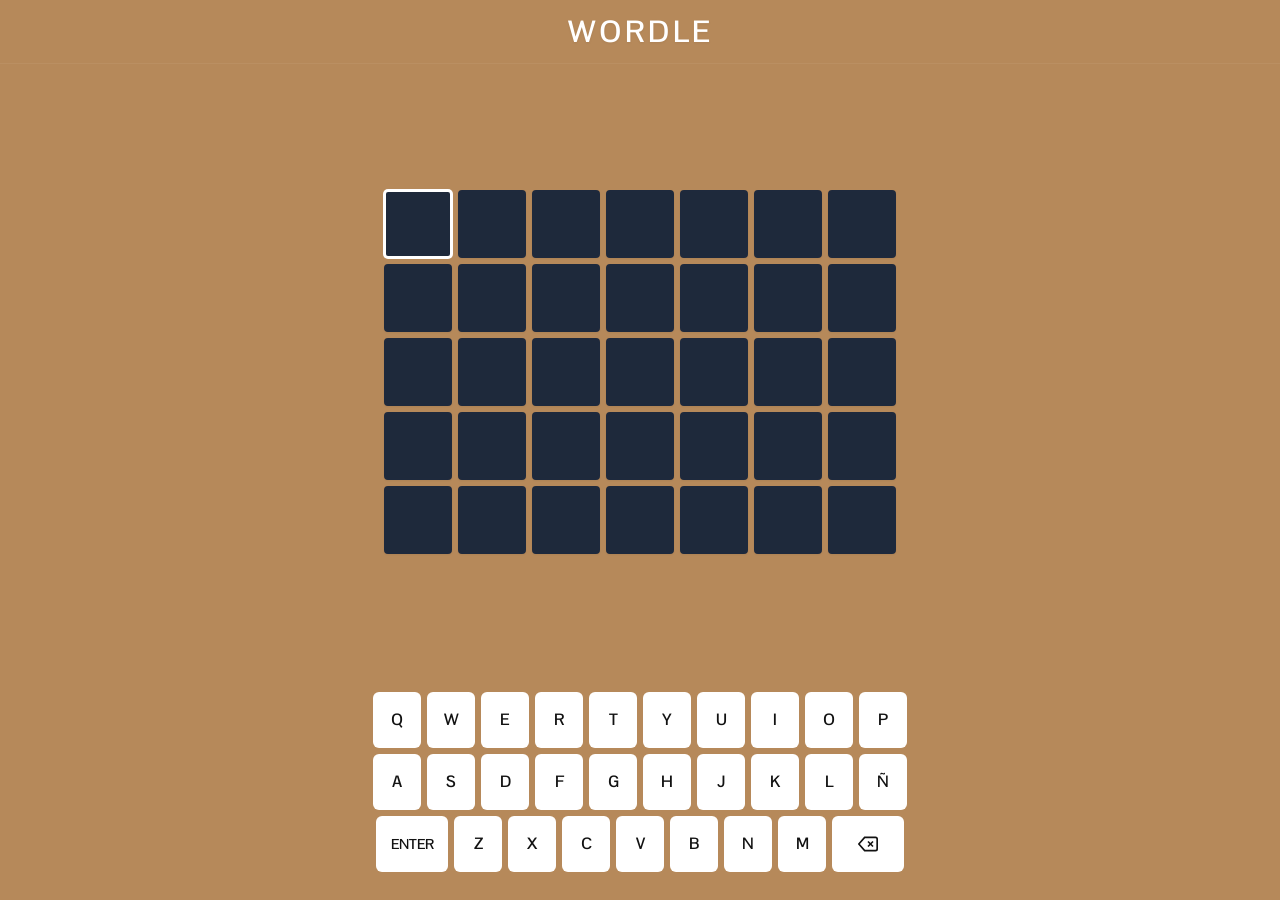
<file: widgets/7b71036d-14cd-4943-8677-dea997e84ac6.html>
<!DOCTYPE html>
<html lang="es" class="h-full">
  <head><base href="../"><link rel="stylesheet" href="fonts.css"><script>window.WIDGET_ID="7b71036d-14cd-4943-8677-dea997e84ac6"</script><script src="data.js"></script><script src="widget-bridge.js"></script>
    <meta charset="UTF-8" />
    <meta
      name="viewport"
      content="width=device-width, initial-scale=1.0, maximum-scale=1.0, user-scalable=no"
    />
    <title>Customizable Wordle</title>

    <!-- Genially SDK -->
    

    <style>
      :root {
        /* Global Styles */
        --font-family-fontFamily: "Source Sans Pro", sans-serif;

        /* Global Colors */
        --primary-bg: #0f172a;
        --text-color: #f8fafc;

        /* Tile Styling (Configurable) */
        --tile-bg: #1e293b;
        --tile-text: #ffffff;
        --tile-border: #475569;
        --tile-border-active: #3b82f6;
        --tile-border-width: 2px;
        --tile-radius: 4px;

        /* Game Logic Colors (Configurable) */
        --correct-color: #22c55e;
        --present-color: #eab308;
        --absent-color: #64748b;

        /* Keyboard & UI derived defaults */
        --key-bg: rgba(255, 255, 255, 0.1);
        --key-text: #f8fafc;
      }

      body {
        background-color: var(--primary-bg);
        color: var(--text-color);
        font-family: var(--font-family-fontFamily); /* Use font variable */
        overflow: hidden;
        touch-action: manipulation;
        transition:
          background-color 0.3s ease,
          color 0.3s ease;
        user-select: none;
        -webkit-user-select: none;
      }

      /* Keyboard Button Styles */
      .glass-btn {
        background: var(--key-bg);
        border: 1px solid rgba(255, 255, 255, 0.1);
        color: var(--key-text);
        transition: all 0.15s ease-out;
        backdrop-filter: blur(8px);
        -webkit-backdrop-filter: blur(8px);
      }

      .glass-btn:active {
        transform: scale(0.95);
      }

      /* Tile 3D Structure */
      .tile {
        perspective: 1000px;
        transform-style: preserve-3d;
      }

      .tile-inner {
        width: 100%;
        height: 100%;
        transition: transform 0.6s;
        transform-style: preserve-3d;
        position: relative;
      }

      .tile-front,
      .tile-back {
        position: absolute;
        width: 100%;
        height: 100%;
        -webkit-backface-visibility: hidden;
        backface-visibility: hidden;
        display: flex;
        align-items: center;
        justify-content: center;
        font-weight: 700;
        box-sizing: border-box;

        /* Applied Configurable Styles */
        border-width: var(--tile-border-width);
        border-radius: var(--tile-radius);
      }

      .tile-front {
        background-color: var(--tile-bg);
        border-color: var(--tile-border);
        color: var(--tile-text);
        transition: border-color 0.2s ease;
      }

      /* Active State for Current Input */
      .tile.active .tile-front {
        border-color: var(--tile-border-active);
        box-shadow: 0 0 0 1px var(--tile-border-active);
      }

      .tile-back {
        transform: rotateX(180deg);
        border-color: transparent;
        color: white;
        text-shadow: 0 1px 2px rgba(0, 0, 0, 0.2);
      }

      /* Animations */
      @keyframes pop {
        0% {
          transform: scale(1);
        }
        50% {
          transform: scale(1.15);
        }
        100% {
          transform: scale(1);
        }
      }
      .pop .tile-inner {
        animation: pop 0.1s ease-in-out forwards;
      }

      .flip .tile-inner {
        transform: rotateX(180deg);
      }

      /* Error Animation (Shake) */
      @keyframes shake {
        10%,
        90% {
          transform: translateX(-1px);
        }
        20%,
        80% {
          transform: translateX(2px);
        }
        30%,
        50%,
        70% {
          transform: translateX(-4px);
        }
        40%,
        60% {
          transform: translateX(4px);
        }
      }
      .shake {
        animation: shake 0.5s cubic-bezier(0.36, 0.07, 0.19, 0.97) both;
      }

      /* Keyboard States */
      .key.correct {
        background-color: var(--correct-color);
        color: white;
        border-color: transparent;
      }
      .key.present {
        background-color: var(--present-color);
        color: white;
        border-color: transparent;
      }
      .key.absent {
        background-color: var(--absent-color);
        color: white;
        border-color: transparent;
        opacity: 0.7;
      }

      /* Tile Result Colors */
      .tile.correct .tile-back {
        background-color: var(--correct-color);
        border-color: var(--correct-color);
      }
      .tile.present .tile-back {
        background-color: var(--present-color);
        border-color: var(--present-color);
      }
      .tile.absent .tile-back {
        background-color: var(--absent-color);
        border-color: var(--absent-color);
      }

      /* Smooth Layout */
      #content-wrapper,
      #keyboard-container,
      #board-container {
        transition: all 0.5s cubic-bezier(0.4, 0, 0.2, 1);
      }
    </style>

    <!-- Automatically Generated Tailwind CSS -->
    <style>
      *,
      ::backdrop,
      :after,
      :before {
        --tw-border-spacing-x: 0;
        --tw-border-spacing-y: 0;
        --tw-translate-x: 0;
        --tw-translate-y: 0;
        --tw-rotate: 0;
        --tw-skew-x: 0;
        --tw-skew-y: 0;
        --tw-scale-x: 1;
        --tw-scale-y: 1;
        --tw-pan-x: ;
        --tw-pan-y: ;
        --tw-pinch-zoom: ;
        --tw-scroll-snap-strictness: proximity;
        --tw-gradient-from-position: ;
        --tw-gradient-via-position: ;
        --tw-gradient-to-position: ;
        --tw-ordinal: ;
        --tw-slashed-zero: ;
        --tw-numeric-figure: ;
        --tw-numeric-spacing: ;
        --tw-numeric-fraction: ;
        --tw-ring-inset: ;
        --tw-ring-offset-width: 0px;
        --tw-ring-offset-color: #fff;
        --tw-ring-color: #3b82f680;
        --tw-ring-offset-shadow: 0 0 #0000;
        --tw-ring-shadow: 0 0 #0000;
        --tw-shadow: 0 0 #0000;
        --tw-shadow-colored: 0 0 #0000;
        --tw-blur: ;
        --tw-brightness: ;
        --tw-contrast: ;
        --tw-grayscale: ;
        --tw-hue-rotate: ;
        --tw-invert: ;
        --tw-saturate: ;
        --tw-sepia: ;
        --tw-drop-shadow: ;
        --tw-backdrop-blur: ;
        --tw-backdrop-brightness: ;
        --tw-backdrop-contrast: ;
        --tw-backdrop-grayscale: ;
        --tw-backdrop-hue-rotate: ;
        --tw-backdrop-invert: ;
        --tw-backdrop-opacity: ;
        --tw-backdrop-saturate: ;
        --tw-backdrop-sepia: ;
        --tw-contain-size: ;
        --tw-contain-layout: ;
        --tw-contain-paint: ;
        --tw-contain-style: ;
      } /*! tailwindcss v3.4.18 | MIT License | https://tailwindcss.com*/
      *,
      :after,
      :before {
        box-sizing: border-box;
        border: 0 solid #e5e7eb;
      }
      :after,
      :before {
        --tw-content: "";
      }
      :host,
      html {
        line-height: 1.5;
        -webkit-text-size-adjust: 100%;
        -moz-tab-size: 4;
        -o-tab-size: 4;
        tab-size: 4;
        font-family:
          ui-sans-serif,
          system-ui,
          sans-serif,
          Apple Color Emoji,
          Segoe UI Emoji,
          Segoe UI Symbol,
          Noto Color Emoji;
        font-feature-settings: normal;
        font-variation-settings: normal;
        -webkit-tap-highlight-color: transparent;
      }
      body {
        margin: 0;
        line-height: inherit;
      }
      hr {
        height: 0;
        color: inherit;
        border-top-width: 1px;
      }
      abbr:where([title]) {
        -webkit-text-decoration: underline dotted;
        text-decoration: underline dotted;
      }
      h1,
      h2,
      h3,
      h4,
      h5,
      h6 {
        font-size: inherit;
        font-weight: inherit;
      }
      a {
        color: inherit;
        text-decoration: inherit;
      }
      b,
      strong {
        font-weight: bolder;
      }
      code,
      kbd,
      pre,
      samp {
        font-family:
          ui-monospace,
          SFMono-Regular,
          Menlo,
          Monaco,
          Consolas,
          Liberation Mono,
          Courier New,
          monospace;
        font-feature-settings: normal;
        font-variation-settings: normal;
        font-size: 1em;
      }
      small {
        font-size: 80%;
      }
      sub,
      sup {
        font-size: 75%;
        line-height: 0;
        position: relative;
        vertical-align: initial;
      }
      sub {
        bottom: -0.25em;
      }
      sup {
        top: -0.5em;
      }
      table {
        text-indent: 0;
        border-color: inherit;
        border-collapse: collapse;
      }
      button,
      input,
      optgroup,
      select,
      textarea {
        font-family: inherit;
        font-feature-settings: inherit;
        font-variation-settings: inherit;
        font-size: 100%;
        font-weight: inherit;
        line-height: inherit;
        letter-spacing: inherit;
        color: inherit;
        margin: 0;
        padding: 0;
      }
      button,
      select {
        text-transform: none;
      }
      button,
      input:where([type="button"]),
      input:where([type="reset"]),
      input:where([type="submit"]) {
        -webkit-appearance: button;
        background-color: initial;
        background-image: none;
      }
      :-moz-focusring {
        outline: auto;
      }
      :-moz-ui-invalid {
        box-shadow: none;
      }
      progress {
        vertical-align: initial;
      }
      ::-webkit-inner-spin-button,
      ::-webkit-outer-spin-button {
        height: auto;
      }
      [type="search"] {
        -webkit-appearance: textfield;
        outline-offset: -2px;
      }
      ::-webkit-search-decoration {
        -webkit-appearance: none;
      }
      ::-webkit-file-upload-button {
        -webkit-appearance: button;
        font: inherit;
      }
      summary {
        display: list-item;
      }
      blockquote,
      dd,
      dl,
      figure,
      h1,
      h2,
      h3,
      h4,
      h5,
      h6,
      hr,
      p,
      pre {
        margin: 0;
      }
      fieldset {
        margin: 0;
      }
      fieldset,
      legend {
        padding: 0;
      }
      menu,
      ol,
      ul {
        list-style: none;
        margin: 0;
        padding: 0;
      }
      dialog {
        padding: 0;
      }
      textarea {
        resize: vertical;
      }
      input::-moz-placeholder,
      textarea::-moz-placeholder {
        opacity: 1;
        color: #9ca3af;
      }
      input::placeholder,
      textarea::placeholder {
        opacity: 1;
        color: #9ca3af;
      }
      [role="button"],
      button {
        cursor: pointer;
      }
      :disabled {
        cursor: default;
      }
      audio,
      canvas,
      embed,
      iframe,
      img,
      object,
      svg,
      video {
        display: block;
        vertical-align: middle;
      }
      img,
      video {
        max-width: 100%;
        height: auto;
      }
      [hidden]:where(:not([hidden="until-found"])) {
        display: none;
      }
      .invisible {
        visibility: hidden;
      }
      .absolute {
        position: absolute;
      }
      .relative {
        position: relative;
      }
      .z-10 {
        z-index: 10;
      }
      .z-40 {
        z-index: 40;
      }
      .order-first {
        order: -9999;
      }
      .order-last {
        order: 9999;
      }
      .mx-auto {
        margin-left: auto;
        margin-right: auto;
      }
      .block {
        display: block;
      }
      .flex {
        display: flex;
      }
      .grid {
        display: grid;
      }
      .hidden {
        display: none;
      }
      .h-10 {
        height: 2.5rem;
      }
      .h-14 {
        height: 3.5rem;
      }
      .h-full {
        height: 100%;
      }
      .min-h-0 {
        min-height: 0;
      }
      .w-full {
        width: 100%;
      }
      .max-w-7xl {
        max-width: 80rem;
      }
      .max-w-\[3rem\] {
        max-width: 3rem;
      }
      .max-w-\[4\.5rem\] {
        max-width: 4.5rem;
      }
      .flex-1 {
        flex: 1 1 0%;
      }
      .flex-\[1\.5\] {
        flex: 1.5;
      }
      .shrink-0 {
        flex-shrink: 0;
      }
      .transform {
        transform: translate(var(--tw-translate-x), var(--tw-translate-y))
          rotate(var(--tw-rotate)) skewX(var(--tw-skew-x)) skewY(var(--tw-skew-y))
          scaleX(var(--tw-scale-x)) scaleY(var(--tw-scale-y));
      }
      .cursor-pointer {
        cursor: pointer;
      }
      .touch-manipulation {
        touch-action: manipulation;
      }
      .select-none {
        -webkit-user-select: none;
        -moz-user-select: none;
        user-select: none;
      }
      .resize {
        resize: both;
      }
      .flex-row {
        flex-direction: row;
      }
      .flex-col {
        flex-direction: column;
      }
      .items-center {
        align-items: center;
      }
      .justify-center {
        justify-content: center;
      }
      .gap-1 {
        gap: 0.25rem;
      }
      .gap-1\.5 {
        gap: 0.375rem;
      }
      .gap-2 {
        gap: 0.5rem;
      }
      .overflow-hidden,
      .truncate {
        overflow: hidden;
      }
      .truncate {
        text-overflow: ellipsis;
        white-space: nowrap;
      }
      .rounded-md {
        border-radius: 0.375rem;
      }
      .rounded-xl {
        border-radius: 0.75rem;
      }
      .border {
        border-width: 1px;
      }
      .border-b {
        border-bottom-width: 1px;
      }
      .border-white\/5 {
        border-color: #ffffff0d;
      }
      .p-1 {
        padding: 0.25rem;
      }
      .p-2 {
        padding: 0.5rem;
      }
      .px-2 {
        padding-left: 0.5rem;
        padding-right: 0.5rem;
      }
      .px-4 {
        padding-left: 1rem;
        padding-right: 1rem;
      }
      .pb-2 {
        padding-bottom: 0.5rem;
      }
      .text-center {
        text-align: center;
      }
      .text-2xl {
        font-size: 1.5rem;
        line-height: 2rem;
      }
      .text-sm {
        font-size: 0.875rem;
        line-height: 1.25rem;
      }
      .text-xs {
        font-size: 0.75rem;
        line-height: 1rem;
      }
      .font-bold {
        font-weight: 700;
      }
      .font-extrabold {
        font-weight: 800;
      }
      .uppercase {
        text-transform: uppercase;
      }
      .tracking-widest {
        letter-spacing: 0.1em;
      }
      .shadow-sm {
        --tw-shadow: 0 1px 2px 0 #0000000d;
        --tw-shadow-colored: 0 1px 2px 0 var(--tw-shadow-color);
        box-shadow:
          var(--tw-ring-offset-shadow, 0 0 #0000), var(--tw-ring-shadow, 0 0 #0000),
          var(--tw-shadow);
      }
      .outline {
        outline-style: solid;
      }
      .blur {
        --tw-blur: blur(8px);
      }
      .blur,
      .drop-shadow-sm {
        filter: var(--tw-blur) var(--tw-brightness) var(--tw-contrast) var(--tw-grayscale)
          var(--tw-hue-rotate) var(--tw-invert) var(--tw-saturate) var(--tw-sepia)
          var(--tw-drop-shadow);
      }
      .drop-shadow-sm {
        --tw-drop-shadow: drop-shadow(0 1px 1px #0000000d);
      }
      .backdrop-filter {
        -webkit-backdrop-filter: var(--tw-backdrop-blur) var(--tw-backdrop-brightness)
          var(--tw-backdrop-contrast) var(--tw-backdrop-grayscale)
          var(--tw-backdrop-hue-rotate) var(--tw-backdrop-invert)
          var(--tw-backdrop-opacity) var(--tw-backdrop-saturate) var(--tw-backdrop-sepia);
        backdrop-filter: var(--tw-backdrop-blur) var(--tw-backdrop-brightness)
          var(--tw-backdrop-contrast) var(--tw-backdrop-grayscale)
          var(--tw-backdrop-hue-rotate) var(--tw-backdrop-invert)
          var(--tw-backdrop-opacity) var(--tw-backdrop-saturate) var(--tw-backdrop-sepia);
      }
      .transition {
        transition-property:
          color, background-color, border-color, text-decoration-color, fill, stroke,
          opacity, box-shadow, transform, filter, -webkit-backdrop-filter;
        transition-property:
          color, background-color, border-color, text-decoration-color, fill, stroke,
          opacity, box-shadow, transform, filter, backdrop-filter;
        transition-property:
          color, background-color, border-color, text-decoration-color, fill, stroke,
          opacity, box-shadow, transform, filter, backdrop-filter, -webkit-backdrop-filter;
        transition-timing-function: cubic-bezier(0.4, 0, 0.2, 1);
        transition-duration: 0.15s;
      }
      .transition-all {
        transition-property: all;
        transition-timing-function: cubic-bezier(0.4, 0, 0.2, 1);
        transition-duration: 0.15s;
      }
      .transition-colors {
        transition-property:
          color, background-color, border-color, text-decoration-color, fill, stroke;
        transition-timing-function: cubic-bezier(0.4, 0, 0.2, 1);
        transition-duration: 0.15s;
      }
      .duration-300 {
        transition-duration: 0.3s;
      }
      .ease-in-out {
        transition-timing-function: cubic-bezier(0.4, 0, 0.2, 1);
      }
      @media (min-width: 768px) {
        .md\:h-14 {
          height: 3.5rem;
        }
        .md\:h-16 {
          height: 4rem;
        }
        .md\:gap-1\.5 {
          gap: 0.375rem;
        }
        .md\:gap-4 {
          gap: 1rem;
        }
        .md\:pb-4 {
          padding-bottom: 1rem;
        }
        .md\:text-3xl {
          font-size: 1.875rem;
          line-height: 2.25rem;
        }
        .md\:text-base {
          font-size: 1rem;
          line-height: 1.5rem;
        }
        .md\:text-sm {
          font-size: 0.875rem;
          line-height: 1.25rem;
        }
      }
    </style>
  <style>
      /* Keep the embedded puzzle stationary during typing and row changes. */
      html, body { width: 100%; height: 100%; overflow: hidden; overflow: clip; }
      #layout-wrapper { min-height: 0; overflow: hidden; overflow: clip; }
      #content-wrapper, #board-container { min-height: 0; }
    </style>
</head>
  <body class="w-full h-full flex flex-col overflow-hidden">
    <!-- Header -->
    <div
      class="relative w-full p-2 flex justify-center items-center z-40 shrink-0 h-14 md:h-16 border-b border-white/5"
    >
      <h1
        id="game-title"
        class="text-2xl md:text-3xl font-extrabold tracking-widest drop-shadow-sm text-center transition-colors uppercase truncate px-4"
      ></h1>
    </div>

    <!-- Main Game Area -->
    <div
      id="layout-wrapper"
      class="flex-1 w-full h-full overflow-hidden flex items-center justify-center p-2 relative z-10"
    >
      <div
        id="content-wrapper"
        class="flex flex-col gap-2 md:gap-4 items-center justify-center mx-auto w-full h-full"
      >
        <!-- Game Board Container -->
        <div
          id="board-container"
          class="flex-1 flex items-center justify-center w-full min-h-0 relative"
        >
          <div
            id="game-board"
            class="flex flex-col gap-1.5 p-2 rounded-xl transition-all duration-300 items-center justify-center"
          >
            <!-- Tiles Generated by JS -->
          </div>
        </div>

        <!-- Keyboard Container -->
        <div
          id="keyboard-container"
          class="flex flex-col justify-center items-center z-40 shrink-0"
        >
          <div id="virtual-keyboard" class="w-full flex flex-col gap-1.5 p-1 rounded-xl">
            <!-- Keys Generated by JS -->
          </div>
        </div>
      </div>
    </div>

    <script>
      const safeSetTimeout = window.setTimeout.bind(window);

      // --- State Management ---
      const state = {
        config: {},
        targetWord: 'GLASS',
        wordLength: 5,
        maxAttempts: 6,
        currentAttempt: 0,
        currentTile: 0,
        guesses: [],
        cellStates: [],
        isGameOver: false,
        isAnimating: false,
        keyStatus: {},
        isMobile: false,
      };

      // --- Mobile Detection ---
      function detectMobile() {
        return (
          /Android|webOS|iPhone|iPad|iPod|BlackBerry|IEMobile|Opera Mini/i.test(
            navigator.userAgent,
          ) ||
          (navigator.maxTouchPoints && navigator.maxTouchPoints > 2)
        );
      }

      // --- DOM Elements ---
      const els = {
        layout: document.getElementById('content-wrapper'),
        boardContainer: document.getElementById('board-container'),
        board: document.getElementById('game-board'),
        keyboard: document.getElementById('virtual-keyboard'),
        keyboardContainer: document.getElementById('keyboard-container'),
        title: document.getElementById('game-title'),
      };

      // --- Configuration & Theming ---
      function updateThemeFromConfig(config) {
        const root = document.documentElement.style;

        // Global
        root.setProperty('--primary-bg', config.primaryBgColor || '#0f172a');

        // Tiles
        root.setProperty('--tile-bg', config.boxBgColor || '#1e293b');
        root.setProperty('--tile-text', config.boxTextColor || '#ffffff');
        root.setProperty('--tile-border', config.boxBorderColor || '#475569');
        root.setProperty(
          '--tile-border-active',
          config.activeBoxBorderColor || '#3b82f6',
        );

        const borderWidth =
          config.boxBorderWidth !== undefined ? config.boxBorderWidth : 2;
        root.setProperty('--tile-border-width', `${borderWidth}px`);

        const radius = config.boxCornerRadius !== undefined ? config.boxCornerRadius : 4;
        root.setProperty('--tile-radius', `${radius}px`);

        // Game Status Colors
        root.setProperty('--correct-color', config.correctColor || '#22c55e');
        root.setProperty('--present-color', config.presentColor || '#eab308');
        root.setProperty('--absent-color', config.absentColor || '#64748b');

        // Title & Keyboard Colors
        root.setProperty('--text-color', config.titleTextColor || '#f8fafc');
        root.setProperty('--key-text', config.keyTextColor || '#f8fafc');
        root.setProperty('--key-bg', config.keyBgColor || '#1e293b');

        // Font
        loadFont(config.gameFont, '--font-family-fontFamily');
      }

      function loadFont(fontConfig, variableName) {
        if (!fontConfig || !fontConfig.name) return;

        if (fontConfig.url) {
          const linkId = `font-${fontConfig.name.replace(/\s+/g, '-').toLowerCase()}`;
          if (!document.getElementById(linkId)) {
            const link = document.createElement('link');
            link.id = linkId;
            link.href = fontConfig.url;
            link.rel = 'stylesheet';
            document.head.appendChild(link);
          }
        }

        document.documentElement.style.setProperty(
          variableName,
          `'${fontConfig.name}', 'Source Sans Pro', sans-serif`,
        );
      }

      // --- Layout Management ---
      function updateLayout(location) {
        const wrapper = els.layout;
        const kbContainer = els.keyboardContainer;

        // Reset to base state
        // Keep: flex, gap-2, md:gap-4, items-center, justify-center, max-w-7xl, mx-auto, w-full, h-full
        wrapper.className =
          'flex gap-2 md:gap-4 items-center justify-center mx-auto w-full h-full';

        // Reset KB Container
        // Keep: flex, flex-col, justify-center, items-center, z-40, shrink-0
        kbContainer.className = 'flex flex-col justify-center items-center z-40 shrink-0';
        kbContainer.style.width = '';
        kbContainer.style.maxWidth = '';

        if (location === 'left') {
          wrapper.classList.add('flex-row');
          kbContainer.classList.add('order-first', 'h-full', 'px-2');
          kbContainer.style.width = 'min(400px, 45%)';
        } else if (location === 'right') {
          wrapper.classList.add('flex-row');
          kbContainer.classList.add('order-last', 'h-full', 'px-2');
          kbContainer.style.width = 'min(400px, 45%)';
        } else {
          // Bottom (Default)
          wrapper.classList.add('flex-col');
          kbContainer.classList.add('w-full', 'pb-2', 'md:pb-4');
          kbContainer.style.maxWidth = '600px';
        }

        // Re-calculate board size after layout change
        safeSetTimeout(resizeBoard, 50);
      }

      // --- Game Initialization ---
      function initGame(config) {
        // Validation and setup
        const rawWord = config.targetWord || 'GENIALLY';
        let safeWord = rawWord.replace(/[^a-zA-ZñÑ]/g, '').toUpperCase();

        // Dynamic Length Validation (3 to 10 letters)
        if (safeWord.length < 3 || safeWord.length > 10) {
          safeWord = 'GENIALLY';
        }

        state.targetWord = safeWord;
        state.wordLength = safeWord.length;

        // Configure Rows (Attempts)
        let rows = Number.parseInt(config.maxAttempts);
        if (isNaN(rows) || rows < 1) rows = 6;
        if (rows > 12) rows = 12; // Safety cap
        state.maxAttempts = rows;

        // Reset State
        state.isGameOver = false;
        state.currentAttempt = 0;
        state.currentTile = 0;
        state.isAnimating = false;
        state.keyStatus = {};

        // Initialize Guesses and Cell States
        state.guesses = Array(rows)
          .fill(null)
          .map(() => Array(state.wordLength).fill(''));
        state.cellStates = Array(rows)
          .fill(null)
          .map(() => Array(state.wordLength).fill(null));

        renderBoard(rows, state.wordLength);
        renderKeyboard();
        updateActiveTileHighlight();

        // Layout Update
        updateLayout('bottom');

        // Handle keyboard mode
        updateKeyboardMode(config.useNativeKeyboard);

        resizeBoard();
      }

      function updateKeyboardMode(useNative) {
        const keyboardContainer = els.keyboardContainer;
        const gameContainer = document.getElementById('layout-wrapper');

        // Remove existing hidden input if any
        const existingInput = document.getElementById('hidden-keyboard-input');
        if (existingInput) {
          existingInput.remove();
        }

        if (useNative) {
          // Hide virtual keyboard
          keyboardContainer.style.display = 'none';

          // Detect mobile
          state.isMobile = detectMobile();

          if (state.isMobile) {
            // Create hidden input for mobile native keyboard
            const hiddenInput = document.createElement('input');
            hiddenInput.id = 'hidden-keyboard-input';
            hiddenInput.type = 'text';
            hiddenInput.autocomplete = 'off';
            hiddenInput.autocapitalize = 'characters';
            hiddenInput.autocorrect = 'off';
            hiddenInput.spellcheck = false;
            hiddenInput.setAttribute('inputmode', 'text');

            // Style to be invisible but still focusable
            Object.assign(hiddenInput.style, {
              position: 'absolute',
              top: '50%',
              left: '50%',
              opacity: '0',
              width: '1px',
              height: '1px',
              border: 'none',
              outline: 'none',
              padding: '0',
              margin: '0',
              pointerEvents: 'none',
              caretColor: 'transparent',
            });

            // Handle input events from native keyboard
            hiddenInput.addEventListener('input', e => {
              const value = e.target.value;
              if (value) {
                const lastChar = value.slice(-1).toUpperCase();
                if (/^[A-ZÑ]$/.test(lastChar)) {
                  handleInput(lastChar);
                }
                // Clear input after processing
                hiddenInput.value = '';
              }
            });

            // Handle special keys (Enter, Backspace)
            hiddenInput.addEventListener('keydown', e => {
              if (e.key === 'Enter') {
                e.preventDefault();
                handleInput('ENTER');
              } else if (e.key === 'Backspace') {
                e.preventDefault();
                handleInput('BACKSPACE');
              }
            });

            // Prevent blur on mobile to keep keyboard open
            hiddenInput.addEventListener('blur', () => {
              // Don't auto-refocus if game is over
              if (!state.isGameOver && state.config.useNativeKeyboard && state.isMobile) {
                // Small delay to allow intentional blur
                setTimeout(() => {
                  if (document.activeElement !== hiddenInput && !state.isGameOver) {
                    // Don't force refocus, let user tap to focus again
                  }
                }, 100);
              }
            });

            gameContainer.appendChild(hiddenInput);

            // Focus on tap/click on game area
            gameContainer.addEventListener('click', focusHiddenInput);
            gameContainer.addEventListener('touchend', focusHiddenInput);
          } else {
            // Desktop with native keyboard - just make focusable
            gameContainer.setAttribute('tabindex', '0');
            gameContainer.style.outline = 'none';
          }
        } else {
          // Show virtual keyboard
          keyboardContainer.style.display = '';

          // Remove focusable attribute and listeners
          gameContainer.removeAttribute('tabindex');
          gameContainer.removeEventListener('click', focusHiddenInput);
          gameContainer.removeEventListener('touchend', focusHiddenInput);
        }
      }

      function focusHiddenInput(e) {
        if (state.isGameOver) return;

        const hiddenInput = document.getElementById('hidden-keyboard-input');
        if (hiddenInput && state.config.useNativeKeyboard && state.isMobile) {
          e.preventDefault();
          hiddenInput.focus({ preventScroll: true });
        }
      }

      function renderBoard(rows, cols) {
        els.board.innerHTML = '';

        // Determine grid gap based on density
        const gapClass = cols > 7 ? 'gap-1' : 'gap-1.5';
        els.board.className = `flex flex-col ${gapClass} p-2 rounded-xl transition-all duration-300 items-center justify-center`;

        // Create grid structure
        for (let i = 0; i < rows; i++) {
          const row = document.createElement('div');
          row.className = `grid ${gapClass}`;
          row.id = `row-${i}`;
          // Dynamically set columns based on word length
          row.style.gridTemplateColumns = `repeat(${cols}, minmax(0, 1fr))`;

          for (let j = 0; j < cols; j++) {
            const tile = document.createElement('div');
            tile.className = 'tile';
            tile.id = `tile-${i}-${j}`;

            const inner = document.createElement('div');
            inner.className = 'tile-inner';
            inner.id = `cell-${i}-${j}`;

            const front = document.createElement('div');
            front.className = 'tile-front shadow-sm';

            const back = document.createElement('div');
            back.className = 'tile-back shadow-sm';

            inner.appendChild(front);
            inner.appendChild(back);
            tile.appendChild(inner);
            row.appendChild(tile);
          }
          els.board.appendChild(row);
        }
      }

      function resizeBoard() {
        if (!els.boardContainer) return;

        const containerH = els.boardContainer.clientHeight;
        const containerW = els.boardContainer.clientWidth;
        const rows = state.maxAttempts;
        const cols = state.wordLength;

        // Gap compensation (approx pixels)
        const gap = cols > 7 ? 4 : 6;

        // Calculate max possible size based on width (cols) and height (rows)
        // Available space minus gaps
        const availableH = containerH - (rows - 1) * gap - 10; // 10px padding
        const availableW = containerW - (cols - 1) * gap - 10;

        const maxTileH = availableH / rows;
        const maxTileW = availableW / cols;

        let tileSize = Math.floor(Math.min(maxTileH, maxTileW));

        // Clamping for usability
        tileSize = Math.max(20, Math.min(tileSize, 68));

        const tiles = document.querySelectorAll('.tile');
        tiles.forEach(t => {
          t.style.width = `${tileSize}px`;
          t.style.height = `${tileSize}px`;
          // Adjust font size scaling relative to tile size
          t.style.fontSize = `${tileSize * 0.6}px`;
        });
      }

      function renderKeyboard() {
        els.keyboard.innerHTML = '';
        const rows = [
          'QWERTYUIOP'.split(''),
          'ASDFGHJKLÑ'.split(''),
          ['ENTER', 'Z', 'X', 'C', 'V', 'B', 'N', 'M', 'BACK'],
        ];

        rows.forEach(rowKeys => {
          const rowDiv = document.createElement('div');
          rowDiv.className = 'flex justify-center w-full gap-1 md:gap-1.5';

          rowKeys.forEach(key => {
            const btn = document.createElement('button');
            // Base styles
            btn.className =
              'key glass-btn flex items-center justify-center rounded-md font-bold text-sm md:text-base cursor-pointer h-10 md:h-14 flex-1 select-none touch-manipulation';

            let content = key;
            if (key === 'BACK') {
              content =
                '<svg width="20" height="20" viewBox="0 0 24 24" fill="none" stroke="currentColor" stroke-width="2"><path d="M21 4H8l-7 8 7 8h13a2 2 0 0 0 2-2V6a2 2 0 0 0-2-2z"></path><line x1="18" y1="9" x2="12" y2="15"></line><line x1="12" y1="9" x2="18" y2="15"></line></svg>';
              btn.classList.add('flex-[1.5]', 'max-w-[4.5rem]');
            } else if (key === 'ENTER') {
              content = 'ENTER';
              btn.classList.add(
                'flex-[1.5]',
                'text-xs',
                'font-extrabold',
                'md:text-sm',
                'max-w-[4.5rem]',
              );
            } else {
              btn.classList.add('max-w-[3rem]');
            }

            btn.innerHTML = content;
            btn.dataset.key = key;

            // Touch/Click handlers
            const pressHandler = e => {
              e.preventDefault();
              e.stopPropagation();
              handleInput(key);
            };

            btn.addEventListener('mousedown', pressHandler);
            btn.addEventListener('touchstart', pressHandler, { passive: false });

            rowDiv.appendChild(btn);
          });
          els.keyboard.appendChild(rowDiv);
        });
      }

      // --- Gameplay Logic ---

      function handleInput(key) {
        if (state.isGameOver || state.isAnimating) return;

        if (key === 'ENTER') {
          submitGuess();
        } else if (key === 'BACK' || key === 'BACKSPACE') {
          if (state.currentTile > 0) {
            state.currentTile--;
            updateCell(state.currentAttempt, state.currentTile, '');
            state.guesses[state.currentAttempt][state.currentTile] = '';
            updateActiveTileHighlight();
          }
        } else if (/^[a-zA-ZñÑ]$/.test(key)) {
          if (state.currentTile < state.wordLength) {
            const char = key.toUpperCase();
            state.guesses[state.currentAttempt][state.currentTile] = char;
            updateCell(state.currentAttempt, state.currentTile, char);
            state.currentTile++;
            updateActiveTileHighlight();
          }
        }
      }

      function updateCell(row, col, char) {
        const cell = document.getElementById(`cell-${row}-${col}`);
        if (!cell) return;

        const front = cell.querySelector('.tile-front');
        const back = cell.querySelector('.tile-back');

        front.textContent = char;
        back.textContent = char;

        if (char) {
          cell.classList.add('pop');
          setTimeout(() => cell.classList.remove('pop'), 150);
        }
      }

      function updateActiveTileHighlight() {
        // Remove active class from all tiles in current row
        for (let j = 0; j < state.wordLength; j++) {
          const t = document.getElementById(`tile-${state.currentAttempt}-${j}`);
          if (t) t.classList.remove('active');
        }

        // Add active class to current tile if valid
        if (
          !state.isGameOver &&
          !state.isAnimating &&
          state.currentTile < state.wordLength
        ) {
          const activeTile = document.getElementById(
            `tile-${state.currentAttempt}-${state.currentTile}`,
          );
          if (activeTile) {
            activeTile.classList.add('active');
          }
        }
      }

      function triggerShake(row) {
        const rowEl = document.getElementById(`row-${row}`);
        if (rowEl) {
          rowEl.classList.remove('shake');
          void rowEl.offsetWidth; // Trigger reflow
          rowEl.classList.add('shake');
        }
      }

      function submitGuess() {
        // Check word length
        if (state.currentTile < state.wordLength) {
          triggerShake(state.currentAttempt);
          return;
        }

        state.isAnimating = true;
        updateActiveTileHighlight(); // Clears highlight during animation

        const guess = state.guesses[state.currentAttempt];
        const guessWord = guess.join('');
        const target = state.targetWord.split('');

        // Calculate status
        const status = Array(state.wordLength).fill('absent');
        const targetFreq = {};
        target.forEach(l => (targetFreq[l] = (targetFreq[l] || 0) + 1));

        // First pass: Correct
        guess.forEach((l, i) => {
          if (l === target[i]) {
            status[i] = 'correct';
            targetFreq[l]--;
          }
        });

        // Second pass: Present
        guess.forEach((l, i) => {
          if (status[i] !== 'correct' && targetFreq[l] > 0) {
            status[i] = 'present';
            targetFreq[l]--;
          }
        });

        // Save cell states for current attempt
        state.cellStates[state.currentAttempt] = [...status];

        // Persist state to Genially
        genially.setState({
          guesses: state.guesses,
          cellStates: state.cellStates,
          currentAttempt: state.currentAttempt,
          keyStatus: state.keyStatus,
          isGameOver:
            guessWord === state.targetWord ||
            state.currentAttempt >= state.maxAttempts - 1,
        });

        // Animate Reveal
        guess.forEach((l, i) => {
          setTimeout(() => {
            const cell = document.getElementById(`cell-${state.currentAttempt}-${i}`);
            if (!cell) return;
            const tile = cell.parentElement;
            tile.classList.add(status[i], 'flip');
            updateKeyStatus(l, status[i]);


          }, i * 250);
        });
        // Finish even if a visual letter element has disappeared.
        setTimeout(() => finishTurn(guessWord), state.wordLength * 250);
      }

      function updateKeyStatus(letter, status) {
        const current = state.keyStatus[letter];
        if (current === 'correct') return; // Do not downgrade
        if (current === 'present' && status === 'absent') return; // Do not downgrade

        state.keyStatus[letter] = status;

        const btn = document.querySelector(`.key[data-key="${letter}"]`);
        if (btn) {
          btn.classList.remove('correct', 'present', 'absent');
          btn.classList.add(status);
        }
      }

      function finishTurn(guessWord) {
        setTimeout(() => {
          state.isAnimating = false;

          if (guessWord === state.targetWord) {
            state.isGameOver = true;
            if (state.config.onWinAction) {
              genially.runAction(state.config.onWinAction);
            }
          } else if (state.currentAttempt >= state.maxAttempts - 1) {
            state.isGameOver = true;
            if (state.config.onLoseAction) {
              genially.runAction(state.config.onLoseAction);
            }
          } else {
            state.currentAttempt++;
            state.currentTile = 0;
            updateActiveTileHighlight();
            // The board fits its container; keep all ancestor viewports stationary.
          }
        }, 300);
      }

      // --- Event Listeners ---
      // The story forwards keys when the embedded puzzle has not been clicked.
      window.addEventListener('message', e => {
        if(e.source!==parent||typeof e.data?.escapePuzzleKey!=='string')return;
        const key=e.data.escapePuzzleKey;
        if(key==='ENTER'||key==='BACKSPACE'||/^[A-ZÑ]$/.test(key))handleInput(key);
      });


      document.addEventListener('keydown', e => {
        if (state.isGameOver) return;

        // Skip if hidden input has focus (it handles its own events)
        if (e.target.id === 'hidden-keyboard-input') return;

        const key = e.key.toUpperCase();
        if (key === 'ENTER') handleInput('ENTER');
        else if (key === 'BACKSPACE') handleInput('BACKSPACE');
        else if (/^[A-ZÑ]$/.test(key)) handleInput(key);
      });

      // Smart Resize
      let resizeTimeout;
      window.addEventListener('resize', () => {
        clearTimeout(resizeTimeout);
        resizeTimeout = safeSetTimeout(() => {
          resizeBoard();
        }, 100);
      });

      // --- State Restoration ---
      function restoreState(savedState) {
        if (!savedState) return false;

        // Restore state values
        state.guesses = savedState.guesses || state.guesses;
        state.cellStates = savedState.cellStates || state.cellStates;
        state.currentAttempt = savedState.currentAttempt || 0;
        state.keyStatus = savedState.keyStatus || {};
        state.isGameOver = savedState.isGameOver || false;

        // Move to next attempt if not game over
        if (!state.isGameOver && state.cellStates[state.currentAttempt]?.[0] !== null) {
          state.currentAttempt++;
        }
        state.currentTile = 0;

        // Restore board visuals
        for (let row = 0; row < state.maxAttempts; row++) {
          for (let col = 0; col < state.wordLength; col++) {
            const letter = state.guesses[row]?.[col];
            const cellState = state.cellStates[row]?.[col];

            if (letter) {
              // Update cell content
              const cell = document.getElementById(`cell-${row}-${col}`);
              if (cell) {
                const front = cell.querySelector('.tile-front');
                const back = cell.querySelector('.tile-back');
                front.textContent = letter;
                back.textContent = letter;
              }

              // Apply flip and state class if cell was evaluated
              if (cellState) {
                const tile = document.getElementById(`tile-${row}-${col}`);
                if (tile) {
                  tile.classList.add(cellState, 'flip');
                }
              }
            }
          }
        }

        // Restore keyboard colors
        Object.entries(state.keyStatus).forEach(([letter, status]) => {
          const btn = document.querySelector(`.key[data-key="${letter}"]`);
          if (btn) {
            btn.classList.remove('correct', 'present', 'absent');
            btn.classList.add(status);
          }
        });

        updateActiveTileHighlight();
        return true;
      }

      // --- Genially Connection ---
      (async () => {
        const initialConfig = await genially.connect();

        async function render(config) {
          state.config = config;
          els.title.textContent = config.gameTitle || '';

          updateThemeFromConfig(config);
          initGame(config);

          // Try to restore saved state
          const savedState = await genially.getState();
          if (savedState) {
            restoreState(savedState);
          }
        }

        genially.on('config', render);
        await render(initialConfig);
      })();
    </script>
  </body>
</html>
</file>
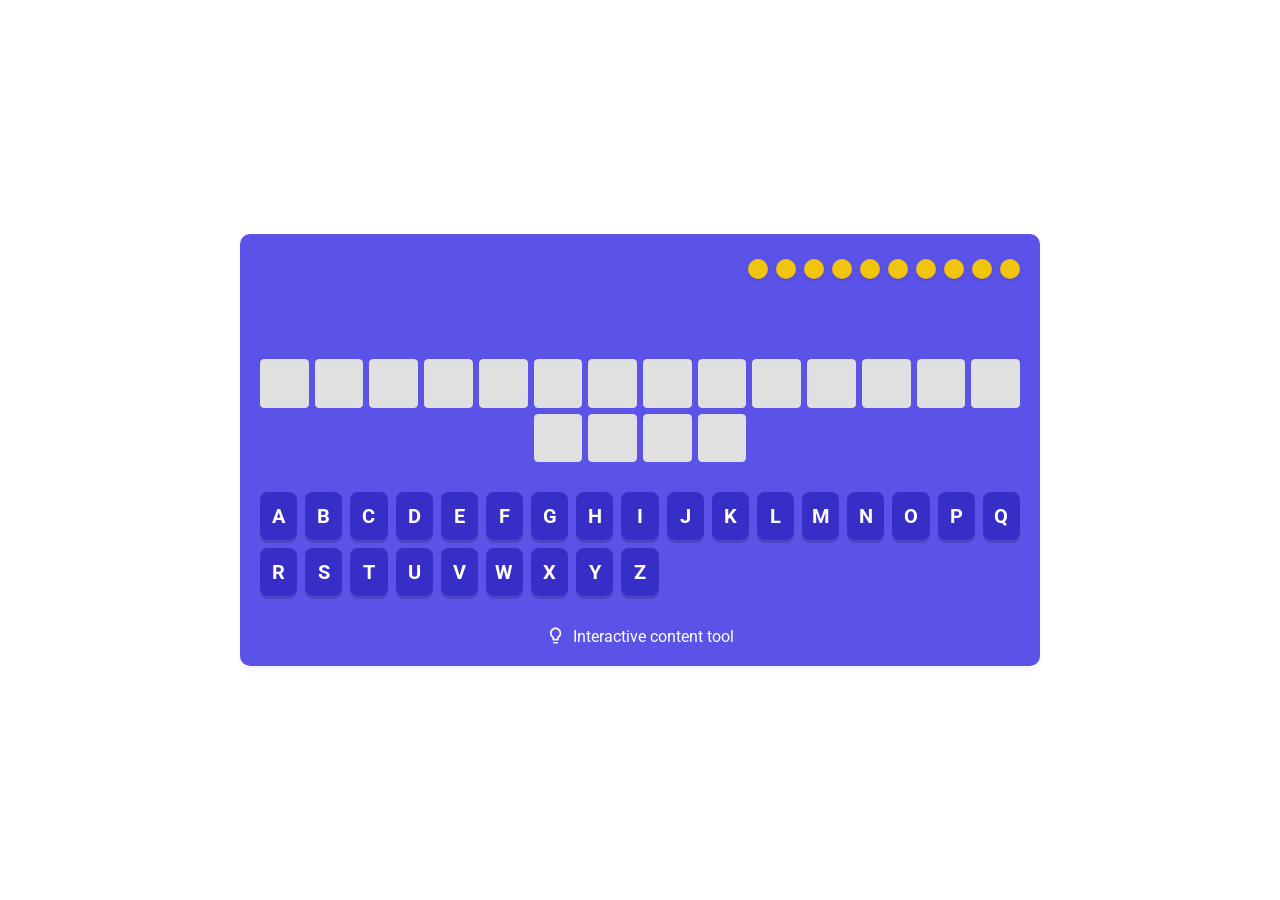
<file: widgets/9ce8dbc2-5c90-486f-91e6-1b6489391ce7.html>
<!DOCTYPE html>
<html lang="en">
  <head><base href="../"><link rel="stylesheet" href="fonts.css"><script>window.WIDGET_ID="9ce8dbc2-5c90-486f-91e6-1b6489391ce7"</script><script src="data.js"></script><script src="widget-bridge.js"></script>
    <meta charset="UTF-8" />
    <meta name="viewport" content="width=device-width, initial-scale=1.0" />
    
    <style>
      :root {
        /* Fonts */
        --font-family-gameFont: "Roboto", sans-serif;
        --font-family-hintFont: "Roboto", sans-serif;

        /* Colors */
        --key-bg: #4a90e2;
        --key-text: #ffffff;
        --key-padding: 12px;
        --cell-hidden: #e0e0e0;
        --cell-revealed: #2ecc71;
        --container-bg: transparent;
        --letter-size: 20px;

        /* Hint Colors */
        --hint-color: #666666;

        /* Feedback Colors */
        --hit-color: #2ecc71;
        --miss-color: #e74c3c;

        /* Attempt Colors */
        --attempt-available: #ffd700;
        --attempt-spent: #bdc3c7;
      }

      * {
        box-sizing: border-box;
      }

      html,
      body {
        margin: 0;
        padding: 0;
        width: 100%;
        height: 100%;
        background: transparent;
      }

      body {
        display: flex;
        align-items: center;
        justify-content: center;
        overflow: hidden;
        font-family: var(--font-family-gameFont, sans-serif);
      }

      .widget-root {
        display: flex;
        align-items: center;
        justify-content: center;
        width: 100%;
        height: 100%;
        padding: 2%;
      }

      .widget-scale-wrapper {
        margin: auto;
        transform-origin: center center;
        display: flex;
        flex-direction: column;
        align-items: center;
        justify-content: center;
        width: 100%;
        max-width: 800px;
      }

      .game-container {
        position: relative;
        display: flex;
        flex-direction: column;
        gap: 20px;
        padding: 20px;
        border-radius: 10px;
        background-color: var(--container-bg);
        width: 100%;
        transition: background-color 0.3s ease;
        box-shadow: 0 4px 6px rgba(0, 0, 0, 0.05);
      }

      /* Header & Lives */
      .header-row {
        display: flex;
        flex-direction: row;
        align-items: center;
        justify-content: flex-end; /* Lives aligned to the right */
        min-height: 30px;
        width: 100%;
      }

      .hint-container {
        width: 100%;
        font-size: 16px;
        color: var(--hint-color);
        font-family: var(--font-family-hintFont);
        font-style: normal; /* Regular text, no italics */
        text-align: center;
        margin-top: 10px; /* Spacing from alphabet */
        display: none; /* Hidden by default, toggled to flex */
        align-items: center;
        justify-content: center; /* Centered horizontally */
        gap: 8px; /* Gap between icon and text */
      }

      .hint-icon {
        width: 1.2em;
        height: 1.2em;
        flex-shrink: 0;
        fill: currentColor; /* Matches text color */
      }

      .attempts-row {
        display: flex;
        flex-direction: row-reverse;
        align-items: center;
        gap: 8px;
      }

      .life-indicator {
        width: 20px;
        height: 20px;
        border-radius: 50%;
        background-color: var(--attempt-available);
        transition:
          transform 0.4s cubic-bezier(0.175, 0.885, 0.32, 1.275),
          background-color 0.4s ease;
        box-shadow: 0 2px 4px rgba(0, 0, 0, 0.1);
      }

      .life-indicator.inactive {
        transform: scale(0.85);
        background-color: var(--attempt-spent);
        box-shadow: none;
      }

      .life-overflow {
        font-size: 14px;
        font-weight: bold;
        padding: 4px 8px;
        border-radius: 12px;
        background: rgba(0, 0, 0, 0.15);
        color: var(--key-text);
        display: flex;
        align-items: center;
        justify-content: center;
        min-width: 30px;
      }

      /* Phrase Panel */
      .panel-wrapper {
        width: 100%;
        display: flex;
        justify-content: center;
      }

      .panel-grid {
        display: grid;
        grid-template-columns: repeat(14, 1fr);
        gap: 6px;
        width: 100%;
      }

      .panel-cell {
        aspect-ratio: 1;
        position: relative;
        border-radius: 4px;
        overflow: hidden;
        perspective: 600px;
      }

      .panel-cell.empty {
        visibility: hidden;
      }

      .panel-cell-inner {
        position: absolute;
        inset: 0;
        transform-style: preserve-3d;
        transition: transform 0.6s cubic-bezier(0.4, 0, 0.2, 1);
      }

      .panel-cell-inner.revealed {
        transform: rotateY(180deg);
      }

      .panel-cell-face {
        position: absolute;
        inset: 0;
        backface-visibility: hidden;
        display: flex;
        align-items: center;
        justify-content: center;
        border-radius: 4px;
        font-weight: 700;
        font-size: clamp(12px, 2.5vw, 24px);
      }

      .panel-cell-front {
        background-color: var(--cell-hidden);
        color: transparent;
      }

      .panel-cell-back {
        background-color: var(--cell-revealed);
        color: #fff;
        transform: rotateY(180deg);
      }

      /* Alphabet Keyboard */
      .alphabet-grid {
        display: grid;
        grid-template-columns: repeat(auto-fit, minmax(36px, 1fr));
        gap: 8px;
        width: 100%;
        padding-top: 10px;
      }

      .alphabet-button {
        border: none;
        border-radius: 8px;
        cursor: pointer;
        font-family: inherit;
        font-size: var(--letter-size);
        font-weight: 600;
        background-color: var(--key-bg);
        color: var(--key-text);
        padding: var(--key-padding);
        display: flex;
        align-items: center;
        justify-content: center;
        transition:
          transform 0.1s,
          opacity 0.2s,
          background-color 0.2s,
          box-shadow 0.2s;
        box-shadow: 0 3px 0 rgba(0, 0, 0, 0.15);
        user-select: none;
        min-width: 0;
        position: relative;
        overflow: visible;
        z-index: 1;
        touch-action: manipulation;
      }

      .alphabet-button::after {
        content: "";
        position: absolute;
        inset: 0;
        background: rgba(255, 255, 255, 0.2);
        opacity: 0;
        transition: opacity 0.2s;
        border-radius: 8px;
      }

      @media (hover: hover) {
        .alphabet-button:not(.disabled):hover {
          transform: translateY(-2px);
          box-shadow: 0 5px 0 rgba(0, 0, 0, 0.15);
          z-index: 2;
        }

        .alphabet-button:not(.disabled):hover::after {
          opacity: 1;
        }
      }

      .alphabet-button:not(.disabled):active {
        transform: translateY(1px);
        box-shadow: 0 1px 0 rgba(0, 0, 0, 0.15);
      }

      .alphabet-button.disabled {
        cursor: default;
        box-shadow: none;
        pointer-events: none;
      }

      /* Feedback States */
      .alphabet-button.correct {
        background-color: var(--hit-color) !important;
        color: #fff !important;
      }

      .alphabet-button.incorrect {
        background-color: var(--miss-color) !important;
        color: #fff !important;
      }

      /* Animations */
      .anim-pulse {
        animation: pulse 0.6s ease both;
      }

      @keyframes shake {
        10%,
        90% {
          transform: translateX(-1px);
        }
        20%,
        80% {
          transform: translateX(2px);
        }
        30%,
        50%,
        70% {
          transform: translateX(-4px);
        }
        40%,
        60% {
          transform: translateX(4px);
        }
      }

      @keyframes pulse {
        0% {
          transform: scale(1);
        }
        50% {
          transform: scale(1.1);
          box-shadow: 0 0 10px rgba(0, 0, 0, 0.2);
        }
        100% {
          transform: scale(1);
        }
      }

      /* Particles */
      .particle {
        position: absolute;
        width: 6px;
        height: 6px;
        border-radius: 50%;
        pointer-events: none;
        animation: particleOut 0.8s ease-out forwards;
        z-index: 5;
      }

      @keyframes particleOut {
        0% {
          transform: translate(0, 0) scale(1);
          opacity: 1;
        }
        100% {
          transform: translate(var(--x), var(--y)) scale(0);
          opacity: 0;
        }
      }

      .hidden {
        display: none;
      }
    </style>
  </head>
  <body>
    <div class="widget-root">
      <div class="widget-scale-wrapper">
        <div id="gameContainer" class="game-container">
          <div class="header-row">
            <div class="attempts-row" id="attemptsRow">
              <!-- Lives generated here -->
            </div>
          </div>

          <div class="panel-wrapper">
            <div id="panelGrid" class="panel-grid">
              <!-- Phrase generated here -->
            </div>
          </div>

          <div id="alphabetGrid" class="alphabet-grid">
            <!-- Keyboard generated here -->
          </div>

          <!-- Hint moved below alphabet -->
          <div class="hint-container" id="hintContainer">
            <!-- Lightbulb Icon -->
            <svg class="hint-icon" viewBox="0 0 24 24" xmlns="http://www.w3.org/2000/svg">
              <path
                d="M12 2C8.13 2 5 5.13 5 9c0 2.38 1.19 4.47 3 5.74V17c0 .55.45 1 1 1h6c.55 0 1-.45 1-1v-2.26c1.81-1.27 3-3.36 3-5.74 0-3.87-3.13-7-7-7zm2.85 11.1l-.85.6V16h-4v-2.3l-.85-.6C7.93 12.07 7 10.28 7 9c0-2.76 2.24-5 5-5s5 2.24 5 5c0 1.28-.93 3.07-2.15 4.1zM9 21c0 .55.45 1 1 1h4c.55 0 1-.45 1-1v-1H9v1z"
              />
            </svg>
            <span id="hintText"></span>
          </div>
        </div>
      </div>
    </div>

    <script>
      // Game State
      let state = {
        revealed: [], // { dom, letter, isRevealed }
        attemptsLeft: 6,
        totalAttempts: 6,
        isGameOver: false,
        config: null,
      };

      const dom = {
        root: document.documentElement,
        wrapper: document.querySelector('.widget-scale-wrapper'),
        container: document.getElementById('gameContainer'),
        panel: document.getElementById('panelGrid'),
        keyboard: document.getElementById('alphabetGrid'),
        lives: document.getElementById('attemptsRow'),
        hintContainer: document.getElementById('hintContainer'),
        hintText: document.getElementById('hintText'),
      };

      // Utils
      const sanitizeAttempts = val => Math.max(1, Math.min(20, parseInt(val, 10) || 6));

      // Particle Effect
      function triggerParticles(x, y, color) {
        const particleCount = 12;
        for (let i = 0; i < particleCount; i++) {
          const p = document.createElement('div');
          p.className = 'particle';
          p.style.backgroundColor = color;
          p.style.left = x + 'px';
          p.style.top = y + 'px';

          // Random angle and distance
          const angle = Math.random() * Math.PI * 2;
          const velocity = 20 + Math.random() * 40;
          const tx = Math.cos(angle) * velocity;
          const ty = Math.sin(angle) * velocity;

          p.style.setProperty('--x', `${tx}px`);
          p.style.setProperty('--y', `${ty}px`);

          document.body.appendChild(p);
          setTimeout(() => p.remove(), 800);
        }
      }

      function calculateLayout(phrase) {
        // 14 columns max
        const MAX_COLS = 14;
        const words = phrase
          .toUpperCase()
          .split(/\s+/)
          .filter(w => w);
        let grid = [];
        let currentRow = [];

        words.forEach(word => {
          if (
            currentRow.length + word.length + (currentRow.length > 0 ? 1 : 0) <=
            MAX_COLS
          ) {
            if (currentRow.length > 0) currentRow.push(' ');
            word.split('').forEach(char => currentRow.push(char));
          } else {
            grid.push(currentRow);
            currentRow = word.split('');
            while (currentRow.length > MAX_COLS) {
              grid.push(currentRow.slice(0, MAX_COLS));
              currentRow = currentRow.slice(MAX_COLS);
            }
          }
        });
        if (currentRow.length > 0) grid.push(currentRow);

        return grid.map(row => {
          const padding = Math.floor((MAX_COLS - row.length) / 2);
          const paddedRow = Array(MAX_COLS).fill(null);
          row.forEach((char, i) => {
            paddedRow[padding + i] = char;
          });
          return paddedRow;
        });
      }

      // Render Logic
      function renderBoard(config) {
        dom.panel.innerHTML = '';
        state.revealed = [];
        const phrase = config.phrase || 'GENIALLY';
        const layout = calculateLayout(phrase);

        layout.forEach((row, rIdx) => {
          row.forEach((char, cIdx) => {
            const cell = document.createElement('div');
            cell.className = 'panel-cell';

            if (!char || char === ' ') {
              cell.classList.add('empty');
            } else {
              const inner = document.createElement('div');
              inner.className = 'panel-cell-inner';

              const front = document.createElement('div');
              front.className = 'panel-cell-face panel-cell-front';

              const back = document.createElement('div');
              back.className = 'panel-cell-face panel-cell-back';
              back.textContent = char;

              inner.appendChild(front);
              inner.appendChild(back);
              cell.appendChild(inner);

              state.revealed.push({
                dom: inner,
                letter: char,
                isRevealed: false,
              });
            }
            dom.panel.appendChild(cell);
          });
        });
      }

      function renderKeyboard(config) {
        dom.keyboard.innerHTML = '';
        const lang = config.language || 'en';
        const letters = 'ABCDEFGHIJKLMNOPQRSTUVWXYZ'.split('');
        if (lang === 'es') letters.splice(14, 0, 'Ñ');

        letters.forEach(char => {
          const btn = document.createElement('button');
          btn.className = 'alphabet-button';
          btn.textContent = char;
          btn.dataset.letter = char;
          btn.setAttribute('aria-label', char);

          btn.addEventListener('click', e => handleGuess(char, btn, e, config));

          dom.keyboard.appendChild(btn);
        });
      }

      function renderLives(config) {
        dom.lives.innerHTML = '';
        const max = state.totalAttempts;
        const visibleDots = Math.min(max, 10);

        for (let i = 0; i < visibleDots; i++) {
          const dot = document.createElement('div');
          dot.className = 'life-indicator';
          dom.lives.appendChild(dot);
        }

        if (max > 10) {
          const overflow = document.createElement('div');
          overflow.className = 'life-overflow';
          overflow.textContent = `+${max - 10}`;
          dom.lives.appendChild(overflow);
        }
      }

      function updateStyles(config) {
        // Color Mappings based on configSchema
        const primaryColor = config.primaryColor || '#4a90e2';
        const hitColor = config.hitColor || '#2ecc71';
        const missColor = config.missColor || '#e74c3c';
        const cellHidden = config.cellHiddenColor || '#e0e0e0';
        const cellRevealed = hitColor; // Use hit color for consistency

        // Attempt colors from configuration
        const availableAttempt = config.remainingAttemptsColor || '#f1c40f';
        const spentAttempt = config.failedAttemptsColor || '#bdc3c7';

        // Hint styling
        const hintColor = config.hintColor || '#666666';

        // Background Color Config
        const containerBg = config.backgroundColor || '#ffffff';

        // Defaults
        const keyText = '#ffffff';
        const letterSize = '20px';
        const keyPadding = '12px';

        dom.root.style.setProperty('--key-bg', primaryColor);
        dom.root.style.setProperty('--key-text', keyText);
        dom.root.style.setProperty('--key-padding', keyPadding);

        dom.root.style.setProperty('--cell-hidden', cellHidden);
        dom.root.style.setProperty('--cell-revealed', cellRevealed);
        dom.root.style.setProperty('--letter-size', letterSize);

        dom.root.style.setProperty('--hit-color', hitColor);
        dom.root.style.setProperty('--miss-color', missColor);

        dom.root.style.setProperty('--attempt-available', availableAttempt);
        dom.root.style.setProperty('--attempt-spent', spentAttempt);

        dom.root.style.setProperty('--hint-color', hintColor);
        dom.root.style.setProperty('--container-bg', containerBg);

        // Fonts
        if (config.gameFont && config.gameFont.name) {
          dom.root.style.setProperty('--font-family-gameFont', config.gameFont.name);
        }
        if (config.hintFont && config.hintFont.name) {
          dom.root.style.setProperty('--font-family-hintFont', config.hintFont.name);
        }

        // Hint visibility
        if (config.showHint === 'yes' && config.hint) {
          dom.hintText.textContent = config.hint;
          dom.hintContainer.style.display = 'flex'; // Use flex to align icon
        } else {
          dom.hintContainer.style.display = 'none';
        }
      }

      // Game Logic
      function handleGuess(char, btn, event, config) {
        if (state.isGameOver || btn.classList.contains('disabled')) {
          return;
        }

        btn.classList.add('disabled');
        const matches = state.revealed.filter(item => item.letter === char);
        const isCorrect = matches.length > 0;

        const duration = 1500;
        const particles = true;
        const vibrate = true;

        if (isCorrect) {
          // --- CORRECT GUESS ---
          btn.classList.add('correct');
          btn.classList.add('anim-pulse');

          if (particles) {
            const rect = btn.getBoundingClientRect();
            triggerParticles(
              rect.left + rect.width / 2,
              rect.top + rect.height / 2,
              config.hitColor || '#2ecc71',
            );
          }

          if (vibrate && navigator.vibrate) {
            navigator.vibrate(50);
          }

          // Execute Hit Action
          if (config.hitAction) {
            genially.runAction(config.hitAction);
          }

          // Logic Reveal
          let allRevealed = true;
          state.revealed.forEach(item => {
            if (item.letter === char) {
              item.isRevealed = true;
              item.dom.classList.add('revealed');
            }
            if (!item.isRevealed) allRevealed = false;
          });

          if (allRevealed) {
            state.isGameOver = true;
            if (config.winAction)
              setTimeout(() => genially.runAction(config.winAction), duration);
          }
        } else {
          // --- INCORRECT GUESS ---
          btn.classList.add('incorrect');

          if (vibrate && navigator.vibrate) navigator.vibrate([50, 50, 50]);

          // Execute Miss Action
          if (config.missAction) {
            genially.runAction(config.missAction);
          }

          state.attemptsLeft--;
          updateLivesUI();

          if (state.attemptsLeft <= 0) {
            state.isGameOver = true;
            // Reveal all
            state.revealed.forEach(item => {
              if (!item.isRevealed) {
                setTimeout(() => item.dom.classList.add('revealed'), 300);
              }
            });
            if (config.loseAction)
              setTimeout(() => genially.runAction(config.loseAction), duration);
          }
        }
      }

      function updateLivesUI() {
        const indicators = Array.from(dom.lives.querySelectorAll('.life-indicator'));
        const visibleCurrent = Math.min(state.attemptsLeft, 10);

        indicators.forEach((dot, idx) => {
          if (idx < visibleCurrent) {
            dot.classList.remove('inactive');
          } else {
            dot.classList.add('inactive');
          }
        });

        const overflow = dom.lives.querySelector('.life-overflow');
        if (overflow) {
          const extra = Math.max(0, state.attemptsLeft - 10);
          overflow.textContent = extra > 0 ? `+${extra}` : '';
          overflow.style.opacity = extra > 0 ? '1' : '0';
        }
      }

      // Main Init
      function render(config) {
        console.log('[Password] Render called with config:', config);
        state.config = config;
        // Only reset game state if critical params change or first load
        state.isGameOver = false;
        state.totalAttempts = sanitizeAttempts(config.maxAttempts);
        state.attemptsLeft = state.totalAttempts;

        updateStyles(config);
        renderBoard(config);
        renderKeyboard(config);
        renderLives(config);
        updateLivesUI();
      }

      // --- Event Listeners ---
      document.addEventListener('keydown', e => {
        if (state.isGameOver) return;

        const key = e.key.toUpperCase();

        // Allow alphabet letters + Ñ
        if (/^[A-ZÑ]$/.test(key)) {
          // Find the corresponding button
          const btn = dom.keyboard.querySelector(`button[data-letter="${key}"]`);

          if (btn && !btn.classList.contains('disabled')) {
            handleGuess(key, btn, e, state.config);
          }
        }
      });

      // Genially Connection
      (async () => {
        const initialConfig = await genially.connect();

        genially.on('config', newConfig => {
          render(newConfig);
        });

        render(initialConfig);
      })();
    </script>
  </body>
</html>
</file>
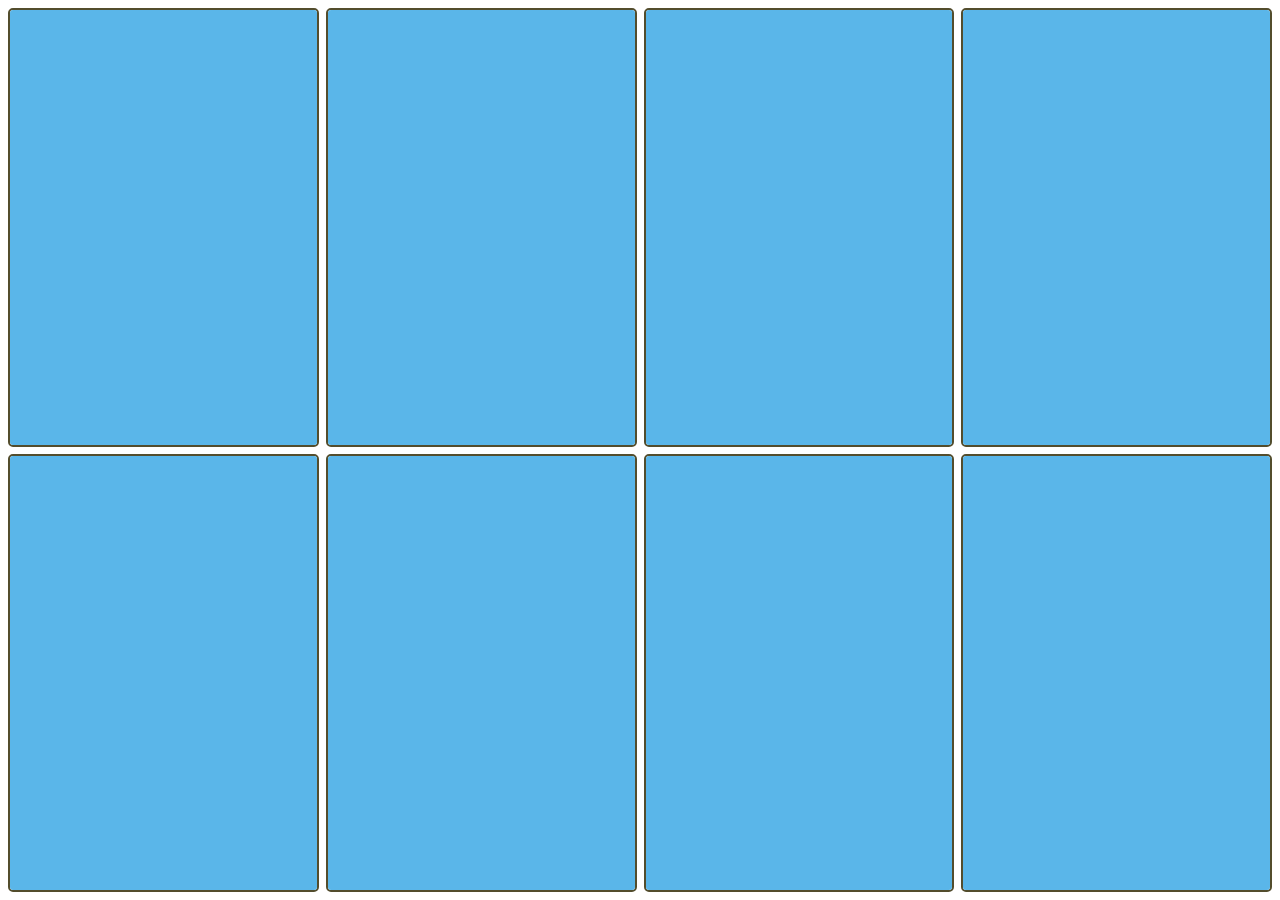
<file: widgets/f6e5d3d8-cc03-47e7-829b-e23d40f598f1.html>
<!doctype html><html lang="nl"><head><meta charset="utf-8"><base href="../"><link rel="stylesheet" href="fonts.css"><script src="data.js"></script><style>*{box-sizing:border-box}body{margin:0;padding:8px;background:transparent;font-family:Raleway,sans-serif}#cards{display:grid;grid-template-columns:repeat(4,1fr);gap:7px;height:calc(100vh - 16px)}button{border:2px solid #534d2d;border-radius:5px;padding:0;overflow:hidden;background:#f1d09e;cursor:pointer;transition:transform .25s}button:hover{transform:scale(1.03)}img{width:100%;height:100%;object-fit:cover;display:block}.matched{border-color:#64af68}</style></head><body><div id="cards"></div><script>
const c=ESCAPE_DATA.BaseWidgets.find(w=>w.script.scriptId==='@genially/find-the-pair').script.config;let first=null,busy=false,done=0;const cards=c.itemList.flatMap((v,i)=>[{pair:i,src:v.image.source},{pair:i,src:v.imagePair.source}]).sort(()=>Math.random()-.5);const root=document.getElementById('cards');cards.forEach((item,i)=>{const b=document.createElement('button');b.setAttribute('aria-label','Kaart '+(i+1));b.innerHTML='<img alt="Omgedraaide kaart" src="'+c.coverImage.source+'">';b.onclick=()=>{if(busy||b.dataset.open)return;b.dataset.open='yes';b.firstChild.src=item.src;if(!first){first={item,b};return;}if(first.item.pair===item.pair){b.classList.add('matched');first.b.classList.add('matched');done++;first=null;if(done===c.itemList.length)parent.postMessage({escapeWidget:true,widgetId:window.WIDGET_ID,type:'action',action:c.onEndAction},'*');}else{busy=true;const prev=first;first=null;setTimeout(()=>{b.firstChild.src=prev.b.firstChild.src=c.coverImage.source;delete b.dataset.open;delete prev.b.dataset.open;busy=false;},1000);}};root.append(b);});
</script></body></html>
</file>
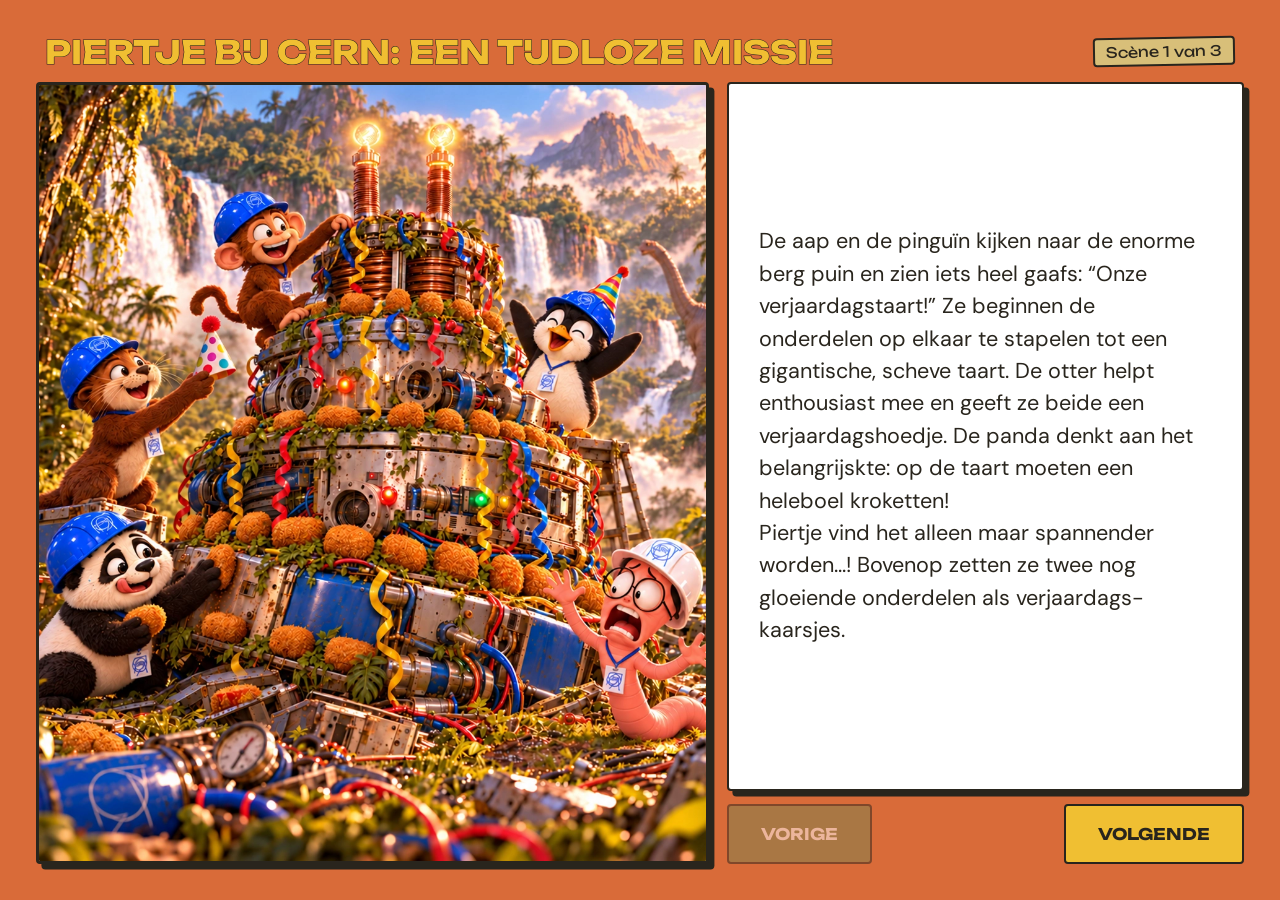
<file: widgets/feff9166-d026-4bd9-bbed-b7d1372cc119.html>
<!DOCTYPE html>
<html lang="nl">
<head><base href="../"><link rel="stylesheet" href="fonts.css"><script>window.WIDGET_ID="feff9166-d026-4bd9-bbed-b7d1372cc119"</script><script src="data.js"></script><script src="widget-bridge.js"></script>
  <meta charset="UTF-8">
  
  <style>
    :root {
      --u: min(1vw, 1vh);
      --bg: #D96B39;
      --panel: #D8BF79;
      --text: #29251D;
      --highlight: #F0BF32;
      --hotspot: #F3D99A;
      --font-title: var(--font-family-titleFont, 'Unbounded', sans-serif);
      --font-body: var(--font-family-bodyFont, 'DM Sans', sans-serif);
    }

    * {
      box-sizing: border-box;
      -webkit-tap-highlight-color: transparent;
    }

    html, body {
      margin: 0;
      padding: 0;
      height: 100vh;
      width: 100vw;
      overflow: hidden;
      background-color: var(--bg);
      color: var(--text);
      font-family: var(--font-body);
    }

    body {
      display: flex;
      flex-direction: column;
      align-items: center;
      justify-content: center;
      padding: clamp(10px, 4vh, 40px);
    }

    .comic-container {
      width: 100%;
      height: 100%;
      display: flex;
      flex-direction: column;
      gap: calc(1.5 * var(--u));
      position: relative;
      max-width: 1400px;
    }

    header {
      display: flex;
      justify-content: space-between;
      align-items: center;
      padding: 0 calc(1 * var(--u));
      flex-shrink: 0;
      min-width: 0;
    }

    .comic-title {
      font-family: var(--font-title);
      font-weight: 900;
      font-size: clamp(1rem, 3.5vw, 2rem);
      margin: 0;
      text-transform: uppercase;
      line-height: 1;
      color: var(--highlight);
      -webkit-text-stroke: calc(0.12 * var(--u)) var(--text);
      paint-order: stroke fill;
      flex: 1;
      min-width: 0;
      overflow-wrap: break-word;
      padding-right: 1rem;
    }

    .scene-counter {
      font-family: var(--font-title);
      font-size: clamp(10px, 1.5vw, 0.9rem);
      background: var(--panel);
      padding: calc(0.4 * var(--u)) calc(1.2 * var(--u));
      border: calc(0.3 * var(--u)) solid var(--text);
      border-radius: 4px;
      transform: rotate(-1deg);
      white-space: nowrap;
      flex-shrink: 0;
    }

    .main-area {
      flex: 1;
      display: grid;
      grid-template-columns: 1.3fr 1fr;
      gap: calc(2 * var(--u));
      min-height: 0;
    }

    .illustration-wrapper {
      position: relative;
      background: var(--panel);
      border: calc(0.4 * var(--u)) solid var(--text);
      box-shadow: calc(0.6 * var(--u)) calc(0.6 * var(--u)) 0 var(--text);
      overflow: hidden;
      display: flex;
      align-items: center;
      justify-content: center;
      border-radius: 4px;
    }

    .illustration-wrapper::after {
      content: "";
      position: absolute;
      top: 0; left: 0; right: 0; bottom: 0;
      background-image: none;
      opacity: 0.15;
      pointer-events: none;
      z-index: 2;
    }

    .scene-img {
      width: 100%;
      height: 100%;
      object-fit: cover;
      display: block;
    }

    .narrative-container {
      display: flex;
      flex-direction: column;
      gap: calc(1.5 * var(--u));
      min-height: 0;
    }

    .narrative-panel {
      background: #FFF;
      border: calc(0.3 * var(--u)) solid var(--text);
      padding: clamp(15px, 2.5vw, 30px);
      position: relative;
      flex: 1;
      display: flex;
      flex-direction: column;
      justify-content: center;
      overflow-y: auto;
      box-shadow: calc(0.6 * var(--u)) calc(0.6 * var(--u)) 0 var(--text);
      border-radius: 4px;
    }

    .narrative-text {
      font-size: clamp(1rem, 2.2vw, 1.35rem);
      line-height: 1.5;
      margin: 0;
      overflow-wrap: break-word;
      font-weight: 500;
    }

    .controls {
      display: flex;
      justify-content: space-between;
      gap: calc(1 * var(--u));
      flex-shrink: 0;
    }

    button {
      font-family: var(--font-title);
      font-weight: bold;
      padding: clamp(10px, 1.5vw, 18px) clamp(15px, 2.5vw, 40px);
      border: calc(0.3 * var(--u)) solid var(--text);
      cursor: pointer;
      font-size: clamp(12px, 1.5vw, 1rem);
      transition: all 0.2s ease;
      min-height: 44px;
      text-transform: uppercase;
      display: flex;
      align-items: center;
      justify-content: center;
      border-radius: 4px;
    }

    .btn-prev {
      background: #7a8450;
      color: white;
    }

    .btn-next {
      background: var(--highlight);
      color: var(--text);
    }

    button:hover:not(:disabled) {
      transform: translateY(-4px);
      box-shadow: 0 4px 0 var(--text);
    }

    button:active:not(:disabled) {
      transform: translateY(0);
      box-shadow: 0 0 0 var(--text);
    }

    button:disabled {
      opacity: 0.5;
      cursor: not-allowed;
    }

    .completion-screen {
      position: absolute;
      inset: 0;
      background: var(--bg);
      display: none;
      flex-direction: column;
      align-items: center;
      justify-content: center;
      text-align: center;
      z-index: 100;
      padding: clamp(20px, 5vw, 60px);
    }

    .completion-screen h2 {
      font-family: var(--font-title);
      font-size: clamp(1.5rem, 5vw, 3.5rem);
      margin-bottom: calc(2 * var(--u));
      color: var(--highlight);
      -webkit-text-stroke: calc(0.15 * var(--u)) var(--text);
      paint-order: stroke fill;
      line-height: 1.1;
      text-transform: uppercase;
    }

    .completion-msg {
      font-size: clamp(1rem, 2.2vw, 1.4rem);
      margin-bottom: calc(4 * var(--u));
      max-width: 800px;
      line-height: 1.4;
      overflow-wrap: break-word;
      font-weight: 500;
    }

    @media (max-aspect-ratio: 11/10) {
      .main-area {
        grid-template-columns: 1fr;
        grid-template-rows: 1.1fr 1fr;
      }
      .illustration-wrapper {
        height: 100%;
      }
    }

    .narrative-panel::-webkit-scrollbar {
      width: calc(0.8 * var(--u));
      min-width: 6px;
    }
    .narrative-panel::-webkit-scrollbar-track {
      background: transparent;
    }
    .narrative-panel::-webkit-scrollbar-thumb {
      background: var(--text);
      border-radius: 10px;
    }
  </style>
</head>
<body data-component-width="1100px" data-component-height="640px">
  <div class="comic-container" id="app">
    <header>
      <h1 class="comic-title" id="comicTitle">Piertje bij CERN</h1>
      <div class="scene-counter" id="counter"></div>
    </header>

    <div class="main-area" id="comicBoard">
      <div class="illustration-wrapper">
        <img src="" alt="" class="scene-img" id="sceneImg">
      </div>

      <div class="narrative-container">
        <div class="narrative-panel">
          <p class="narrative-text" id="narrativeText"></p>
        </div>
        <div class="controls">
          <button class="btn-prev" id="btnPrev"></button>
          <button class="btn-next" id="btnNext"></button>
        </div>
      </div>
    </div>

    <div class="completion-screen" id="endScreen">
      <h2 id="endTitle">Einde van de Tour</h2>
      <p class="completion-msg" id="endMsg"></p>
      <div data-genially-retry>
          <button id="btnRestart" class="btn-next"></button>
      </div>
    </div>
  </div>

  <script>
    (async () => {
      const initialConfig = await genially.connect();
      let state = {
        currentSceneIndex: 0,
        completed: false
      };

      const els = {
        app: document.getElementById('app'),
        title: document.getElementById('comicTitle'),
        counter: document.getElementById('counter'),
        img: document.getElementById('sceneImg'),
        narrative: document.getElementById('narrativeText'),
        prev: document.getElementById('btnPrev'),
        next: document.getElementById('btnNext'),
        endScreen: document.getElementById('endScreen'),
        endMsg: document.getElementById('endMsg'),
        restart: document.getElementById('btnRestart'),
        endTitle: document.getElementById('endTitle')
      };

      function render(config) {
        if (!config || !config.scenes || config.scenes.length === 0) return;
        
        const root = document.documentElement;
        root.style.setProperty('--bg', config.bgColor || '#D96B39');
        root.style.setProperty('--panel', config.panelColor || '#D8BF79');
        root.style.setProperty('--text', config.textColor || '#29251D');
        root.style.setProperty('--highlight', config.highlightColor || '#F0BF32');
        root.style.setProperty('--hotspot', config.paleHighlightColor || '#F3D99A');

        const scene = config.scenes[state.currentSceneIndex];
        if (!scene) return;

        els.title.innerText = config.comicTitle || 'Piertje bij CERN';
        
        const counterFormat = config.sceneCounterFormat || 'Scène {current} van {total}';
        els.counter.innerText = counterFormat
          .replace('{current}', state.currentSceneIndex + 1)
          .replace('{total}', config.scenes.length);

        els.img.src = scene.sceneImage?.source || '';
        els.img.alt = scene.title || 'Strip scene';
        els.narrative.innerText = scene.narrativeText || '';

        els.prev.innerText = config.prevButtonLabel || 'Vorige';
        els.next.innerText = config.nextButtonLabel || 'Volgende';
        
        els.prev.disabled = state.currentSceneIndex === 0;

        if (state.completed) {
          els.endScreen.style.display = 'flex';
          els.endMsg.innerText = config.completionMessage || '';
          els.restart.innerText = config.restartButtonLabel || 'Opnieuw';
          els.endTitle.innerText = config.comicTitle || 'Einde van de Tour';
        } else {
          els.endScreen.style.display = 'none';
        }
      }

      function nextScene() {
        const config = genially.config;
        if (state.currentSceneIndex < config.scenes.length - 1) {
          state.currentSceneIndex++;
          genially.setState({ index: state.currentSceneIndex, completed: false });
          render(config);
        } else {
          completeComic();
        }
      }

      function prevScene() {
        if (state.currentSceneIndex > 0) {
          state.currentSceneIndex--;
          genially.setState({ index: state.currentSceneIndex, completed: false });
          render(genially.config);
        }
      }

      function completeComic() {
        // Continue to the configured page without showing a restart overlay.
        if (genially.config.onCompletedAction) {
          genially.setState({ index: 0, completed: false });
          genially.runAction(genially.config.onCompletedAction);
          return;
        }
      }

      function restart() {
        state.currentSceneIndex = 0;
        state.completed = false;
        genially.setState({ index: 0, completed: false });
        render(genially.config);
      }

      els.next.addEventListener('click', nextScene);
      els.prev.addEventListener('click', prevScene);
      els.restart.addEventListener('click', restart);

      genially.on("config", (newConfig) => {
        render(newConfig);
      });

      render(initialConfig);

      // Persistence restoration
      genially.getState().then((saved) => {
        if (saved && typeof saved.index === 'number') {
          // If already completed in tracking, trackingState wins later
          state.currentSceneIndex = saved.index;
          state.completed = !!saved.completed;
          render(genially.config);
        }
      });

      // Tracking state handling (even if not scoreable, we follow standard)
      genially.onTrackingState((s) => {
        // Since isScoreable is false, we don't lock interaction based on canAnswer
        // but we can use previousAnswer if it exists.
        if (s && s.previousAnswer) {
            // Note: Since this is sequential exploration, previousAnswer implies they finished.
            // We only show completion if state says so, to allow re-browsing.
        }
      });

    })();
  </script>
</body>
</html>
</file>
<file: fonts.css>
@font-face {
  font-family: 'Raleway';
  font-style: normal;
  font-weight: 400;
  font-display: swap;
  src: url(assets/1fee6c66d83d819a.ttf) format('truetype');
}
@font-face {
  font-family: 'Raleway';
  font-style: normal;
  font-weight: 700;
  font-display: swap;
  src: url(assets/7879ccfb59501552.ttf) format('truetype');
}
@font-face {
  font-family: 'Skranji';
  font-style: normal;
  font-weight: 400;
  font-display: swap;
  src: url(assets/8c3059155daeb0da.ttf) format('truetype');
}
@font-face {
  font-family: 'Skranji';
  font-style: normal;
  font-weight: 700;
  font-display: swap;
  src: url(assets/f96100505252cba4.ttf) format('truetype');
}

@font-face {
  font-family: 'DM Sans';
  font-style: normal;
  font-weight: 400;
  src: url(assets/9a061fd2c1c02ed2.ttf) format('truetype');
}
@font-face {
  font-family: 'DM Sans';
  font-style: normal;
  font-weight: 700;
  src: url(assets/57b8628104f11553.ttf) format('truetype');
}
@font-face {
  font-family: 'Pontano Sans';
  font-style: normal;
  font-weight: 400;
  src: url(assets/ad0302d29f38483b.ttf) format('truetype');
}
@font-face {
  font-family: 'Pontano Sans';
  font-style: normal;
  font-weight: 700;
  src: url(assets/c4c8889c106d7567.ttf) format('truetype');
}
@font-face {
  font-family: 'Roboto';
  font-style: normal;
  font-weight: 400;
  font-stretch: normal;
  src: url(assets/98b910f0208e132f.ttf) format('truetype');
}
@font-face {
  font-family: 'Roboto';
  font-style: normal;
  font-weight: 700;
  font-stretch: normal;
  src: url(assets/a0ab9869bed1d244.ttf) format('truetype');
}
@font-face {
  font-family: 'Unbounded';
  font-style: normal;
  font-weight: 400;
  src: url(assets/2ca01c3c04f8fd5b.ttf) format('truetype');
}
@font-face {
  font-family: 'Unbounded';
  font-style: normal;
  font-weight: 700;
  src: url(assets/ed1ebf077c176d42.ttf) format('truetype');
}

@font-face{font-family:"Unbounded-Medium";font-weight:500;src:url("assets/f5970fd0594402c8.ttf") format("truetype");font-display:swap}
</file>
<file: style.css>
:root{--genially-primary:rgba(216,108,58,1);--genially-secondary:rgba(42,36,18,1);--genially-tertiary:rgba(83,77,45,1)}*{box-sizing:border-box}html,body{margin:0;width:100%;height:100%;overflow:hidden;background:#f7ddbc;font-family:Raleway,sans-serif}#viewport{position:absolute;inset:0 0 48px}#stage{position:absolute;left:50%;top:50%;width:1200px;height:675px;overflow:hidden;transform-origin:center center}.object{position:absolute}.motion,.inner{width:100%;height:100%;position:relative}.inner>img,.inner>video,.inner>iframe{width:100%;height:100%;display:block;border:0;object-fit:fill}.inner>svg{width:100%;height:100%}.text p{margin:0}.text-align-center{text-align:center}.text-align-right{text-align:right}.uppercase{text-transform:uppercase}.interactive{cursor:pointer}.interactive:focus-visible{outline:4px solid #f9d158;outline-offset:4px}.interactive .motion[data-hover="shrink-hover"]:hover{transform:scale(.95)}.interactive .motion[data-hover="grow-hover"]:hover{transform:scale(1.05)}#controls{position:absolute;bottom:0;left:0;right:0;height:48px;display:flex;align-items:center;justify-content:center;gap:12px;background:#f7ddbc;color:#534d2d}button{font:inherit;cursor:pointer}#controls button,#close{border:0;background:#534d2d;color:#f7ddbc;border-radius:50%;width:34px;height:34px;font-size:22px}button:disabled{opacity:.4;cursor:default}#page{min-width:76px;text-align:center;font-size:13px;font-weight:700}#overlay{position:fixed;inset:0;background:#0009;display:flex;align-items:center;justify-content:center;z-index:100000}#overlay[hidden]{display:none}#popup{background:#f7ddbc;padding:22px;max-width:94vw;max-height:90vh;overflow:hidden;transform:scale(min(1,1));box-shadow:0 16px 80px #0006}#close{position:absolute;right:20px;top:20px;z-index:2}.letter-grid{width:100%;height:100%;table-layout:fixed;border-collapse:collapse;font-family:Raleway,sans-serif;color:#b8a055;font-size:30px;font-weight:700;text-align:center}.letter-grid td{padding:0}.celebrate{position:absolute;inset:0;z-index:99999;pointer-events:none}.celebrate i{position:absolute;top:-20px;width:9px;height:18px;animation:confetti 3s linear forwards}@keyframes confetti{to{transform:translateY(750px) rotate(800deg)}}@keyframes fade-in{from{opacity:0}to{opacity:1}}@keyframes fade-in-top{from{opacity:0;transform:translateY(-50px)}to{opacity:1;transform:none}}@keyframes fade-in-bottom{from{opacity:0;transform:translateY(50px)}to{opacity:1;transform:none}}@keyframes fade-in-left{from{opacity:0;transform:translateX(-50px)}to{opacity:1;transform:none}}@keyframes fade-in-right{from{opacity:0;transform:translateX(50px)}to{opacity:1;transform:none}}@keyframes slide-in-top{from{transform:translateY(-1000px)}to{transform:none}}@keyframes slide-in-bottom{from{transform:translateY(1000px)}to{transform:none}}@keyframes slide-in-left{from{transform:translateX(-1000px)}to{transform:none}}@keyframes slide-in-right{from{transform:translateX(1000px)}to{transform:none}}@keyframes scale-in-center{from{transform:scale(0);opacity:0}to{transform:scale(1);opacity:1}}@keyframes bounce-in-fwd{0%{transform:scale(0);opacity:0}50%{transform:scale(1.12);opacity:1}70%{transform:scale(.95)}100%{transform:scale(1)}}@keyframes rotateInUpRight{from{transform:rotate(-90deg);transform-origin:right bottom;opacity:0}to{transform:rotate(0);opacity:1}}@keyframes rotateInUpLeft{from{transform:rotate(90deg);transform-origin:left bottom;opacity:0}to{transform:rotate(0);opacity:1}}@keyframes rotateInDownLeft{from{transform:rotate(-90deg);transform-origin:left bottom;opacity:0}to{transform:rotate(0);opacity:1}}@keyframes rotateInDownRight{from{transform:rotate(90deg);transform-origin:right bottom;opacity:0}to{transform:rotate(0);opacity:1}}@keyframes float{0%,100%{transform:translateY(0) rotate(0)}50%{transform:translateY(-5px) rotate(1deg)}}@keyframes pulsate-bck{0%,100%{transform:scale(1)}50%{transform:scale(.9)}}@keyframes heartbeat{0%,40%,80%,100%{transform:scale(1)}20%,60%{transform:scale(1.06)}}@keyframes blink-2{0%,100%{opacity:1}50%{opacity:.3}}@keyframes flicker-1{0%,100%,40%,60%{opacity:1}41%,59%{opacity:.5}}@media(prefers-reduced-motion:reduce){.motion,.inner{animation:none!important}.celebrate{display:none}}@media(max-height:500px){#viewport{bottom:38px}#controls{height:38px}}

/* Genially fade-in-hover: keep word-search answer hit areas invisible until interaction. */
.interactive .motion[data-hover="fade-in-hover"]{opacity:0;transition:opacity .2s ease}
.interactive:hover>.motion[data-hover="fade-in-hover"],.interactive:focus-visible>.motion[data-hover="fade-in-hover"]{opacity:1}
</file>
